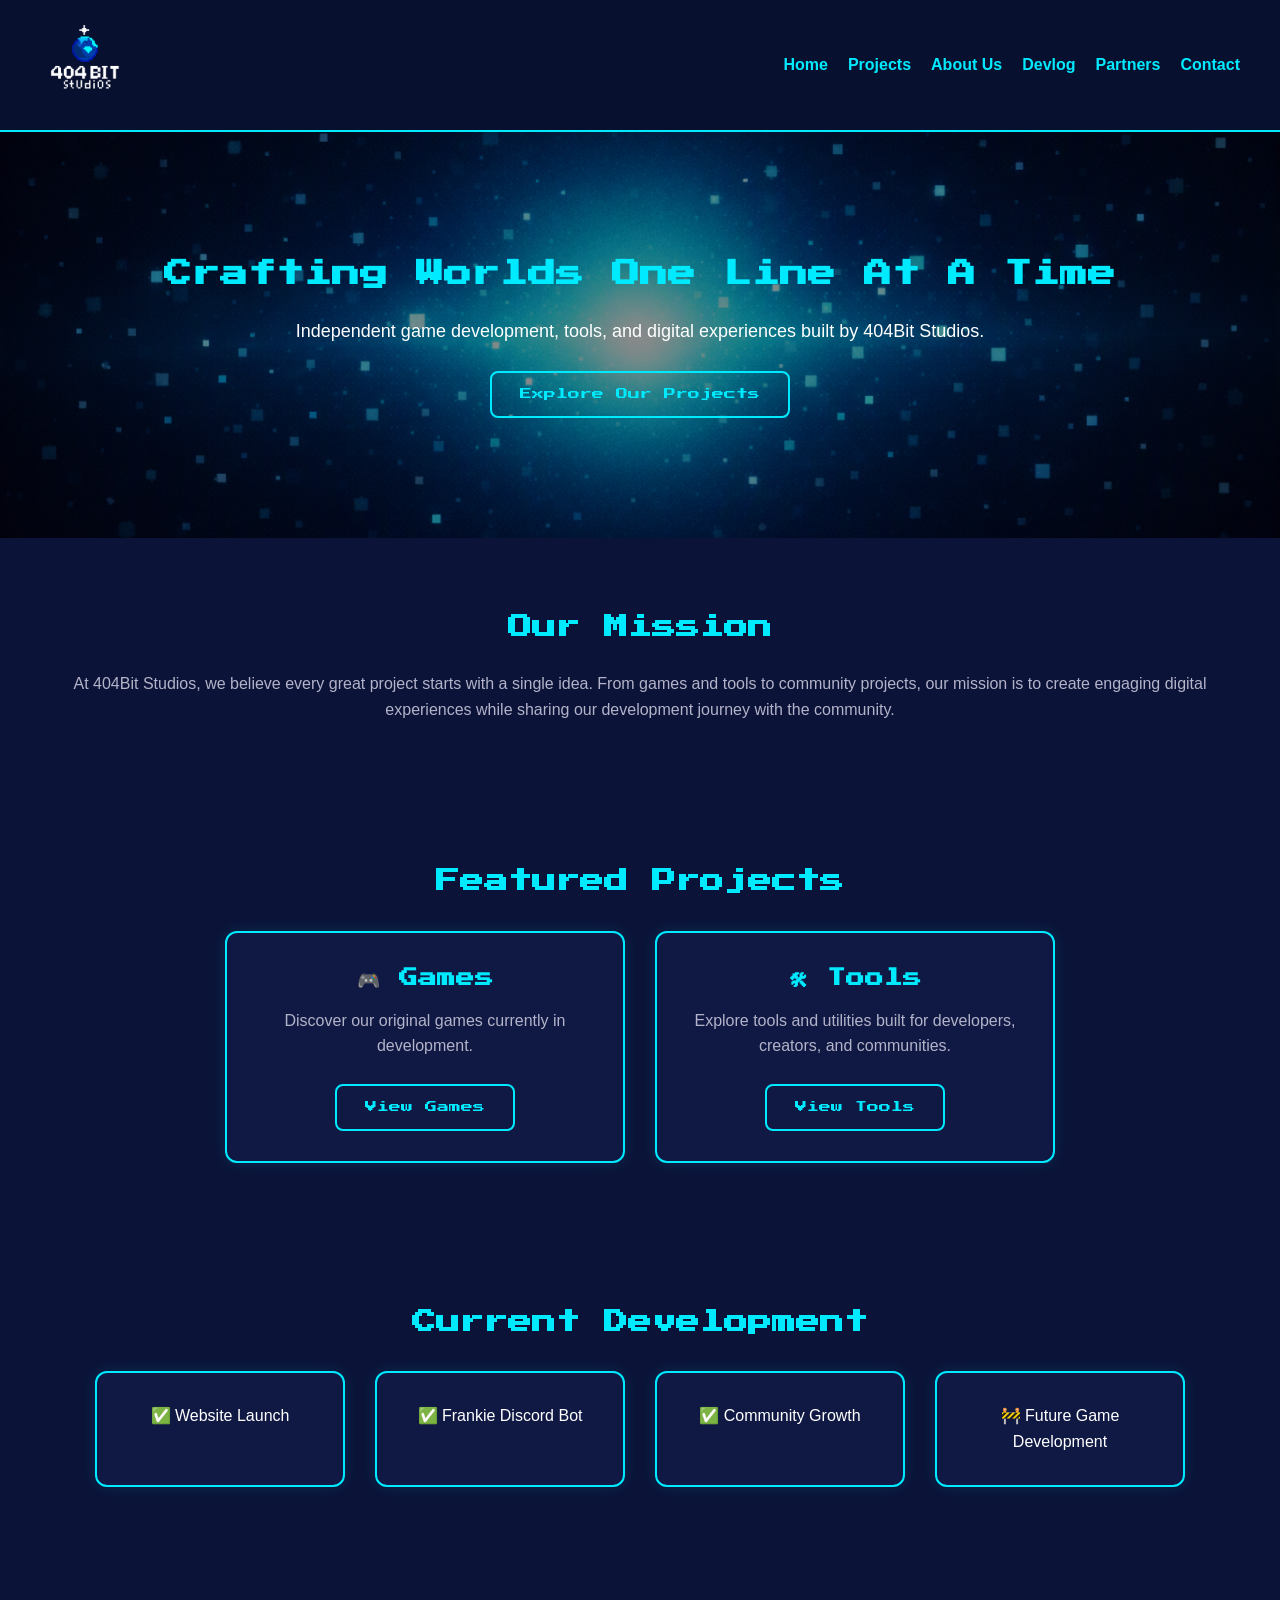
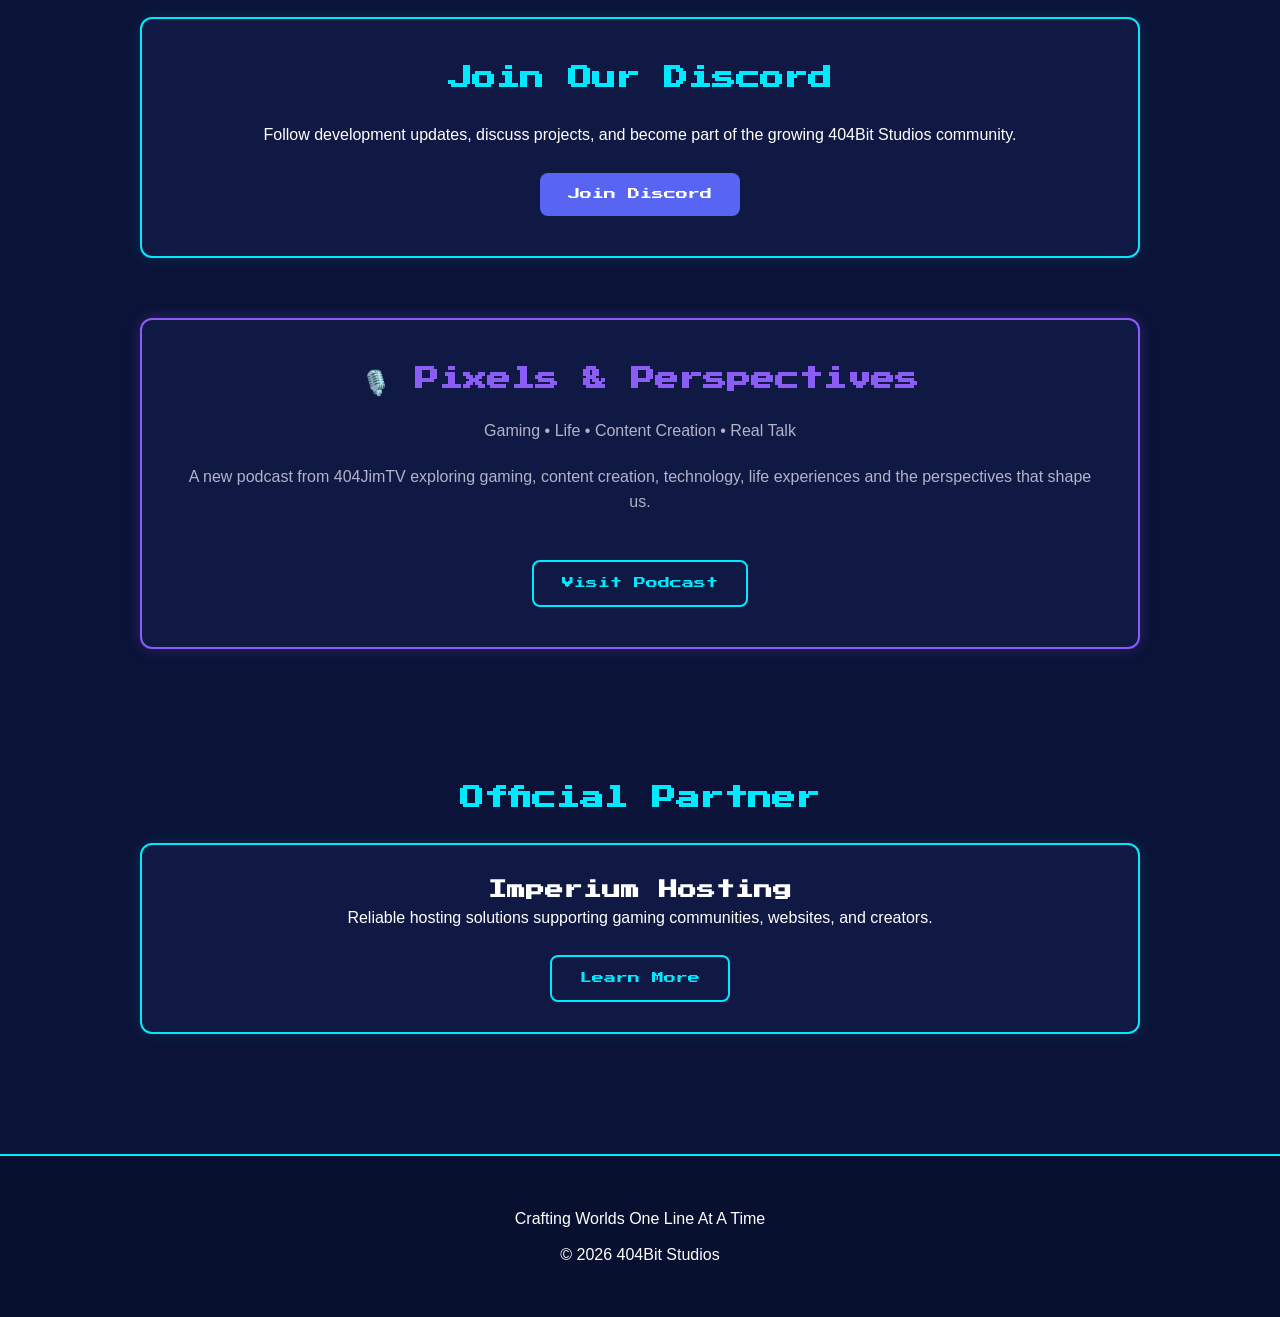
<file: index.html>
<!DOCTYPE html>
<html lang="en">

<head>
    <meta charset="UTF-8">
    <meta name="viewport" content="width=device-width, initial-scale=1.0">
    <title>404Bit Studios</title>

    <link rel="stylesheet" href="styles.css">
    <link href="https://fonts.googleapis.com/css2?family=Press+Start+2P&display=swap" rel="stylesheet">
    <link rel="icon" type="image/png" href="favicon.png">
</head>

<body>

    <!-- HEADER -->
    <header>
        <div class="logo">
            <img src="logo.png" alt="404Bit Studios Logo">
        </div>

        <nav>
            <a href="/">Home</a>
            <a href="projects.html">Projects</a>
            <a href="aboutus.html">About Us</a>
            <a href="devlog.html">Devlog</a>
            <a href="partners.html">Partners</a>
            <a href="contact.html">Contact</a>
        </nav>
    </header>

    <!-- HERO -->
    <section class="hero">
        <h1>Crafting Worlds One Line At A Time</h1>

        <p>
            Independent game development, tools, and digital experiences
            built by 404Bit Studios.
        </p>

        <a href="projects.html" class="btn">
            Explore Our Projects
        </a>
    </section>

    <!-- MISSION -->
    <section class="mission">
        <h2>Our Mission</h2>

        <p>
            At 404Bit Studios, we believe every great project starts with a
            single idea. From games and tools to community projects, our mission
            is to create engaging digital experiences while sharing our
            development journey with the community.
        </p>
    </section>

    <!-- FEATURED PROJECTS -->
    <section class="featured-projects">

        <h2>Featured Projects</h2>

        <div class="project-grid">

            <div class="project-card">
                <h3>🎮 Games</h3>

                <p>
                    Discover our original games currently in development.
                </p>

                <a href="projects.html" class="btn">
                    View Games
                </a>
            </div>

            <div class="project-card">
                <h3>🛠 Tools</h3>

                <p>
                    Explore tools and utilities built for developers,
                    creators, and communities.
                </p>

                <a href="projects.html" class="btn">
                    View Tools
                </a>
            </div>

        </div>

    </section>

    <!-- DEVELOPMENT STATUS -->
    <section class="status-section">

        <h2>Current Development</h2>

        <div class="status-grid">

            <div class="status-card">
                ✅ Website Launch
            </div>

            <div class="status-card">
                ✅ Frankie Discord Bot
            </div>

            <div class="status-card">
                ✅ Community Growth
            </div>

            <div class="status-card">
                🚧 Future Game Development
            </div>

        </div>

    </section>

    <!-- DISCORD -->
    <section class="discord-card">

        <div class="discord-info">

            <h2>Join Our Discord</h2>

            <p>
                Follow development updates, discuss projects, and become part of
                the growing 404Bit Studios community.
            </p>

            <a class="discord-btn"
               href="https://discord.gg/E3vYsnhHbB"
               target="_blank">
                Join Discord
            </a>

        </div>

    </section>
<section class="podcast-highlight">

    <h2>🎙️ Pixels & Perspectives</h2>

    <p>
        Gaming • Life • Content Creation • Real Talk
    </p>

    <p>
        A new podcast from 404JimTV exploring gaming,
        content creation, technology, life experiences
        and the perspectives that shape us.
    </p>

    <a href="/podcast/" class="btn">
        Visit Podcast
    </a>

</section>

</section>
    <!-- PARTNER -->
    <section class="partner-highlight">

        <h2>Official Partner</h2>

        <div class="partner-box">

            <h3>Imperium Hosting</h3>

            <p>
                Reliable hosting solutions supporting gaming communities,
                websites, and creators.
            </p>

            <a href="partners.html" class="btn">
                Learn More
            </a>

        </div>

    </section>

    <!-- FOOTER -->
    <footer>

        <p>Crafting Worlds One Line At A Time</p>
        <p>© 2026 404Bit Studios</p>

    </footer>

</body>
</html>
</file>
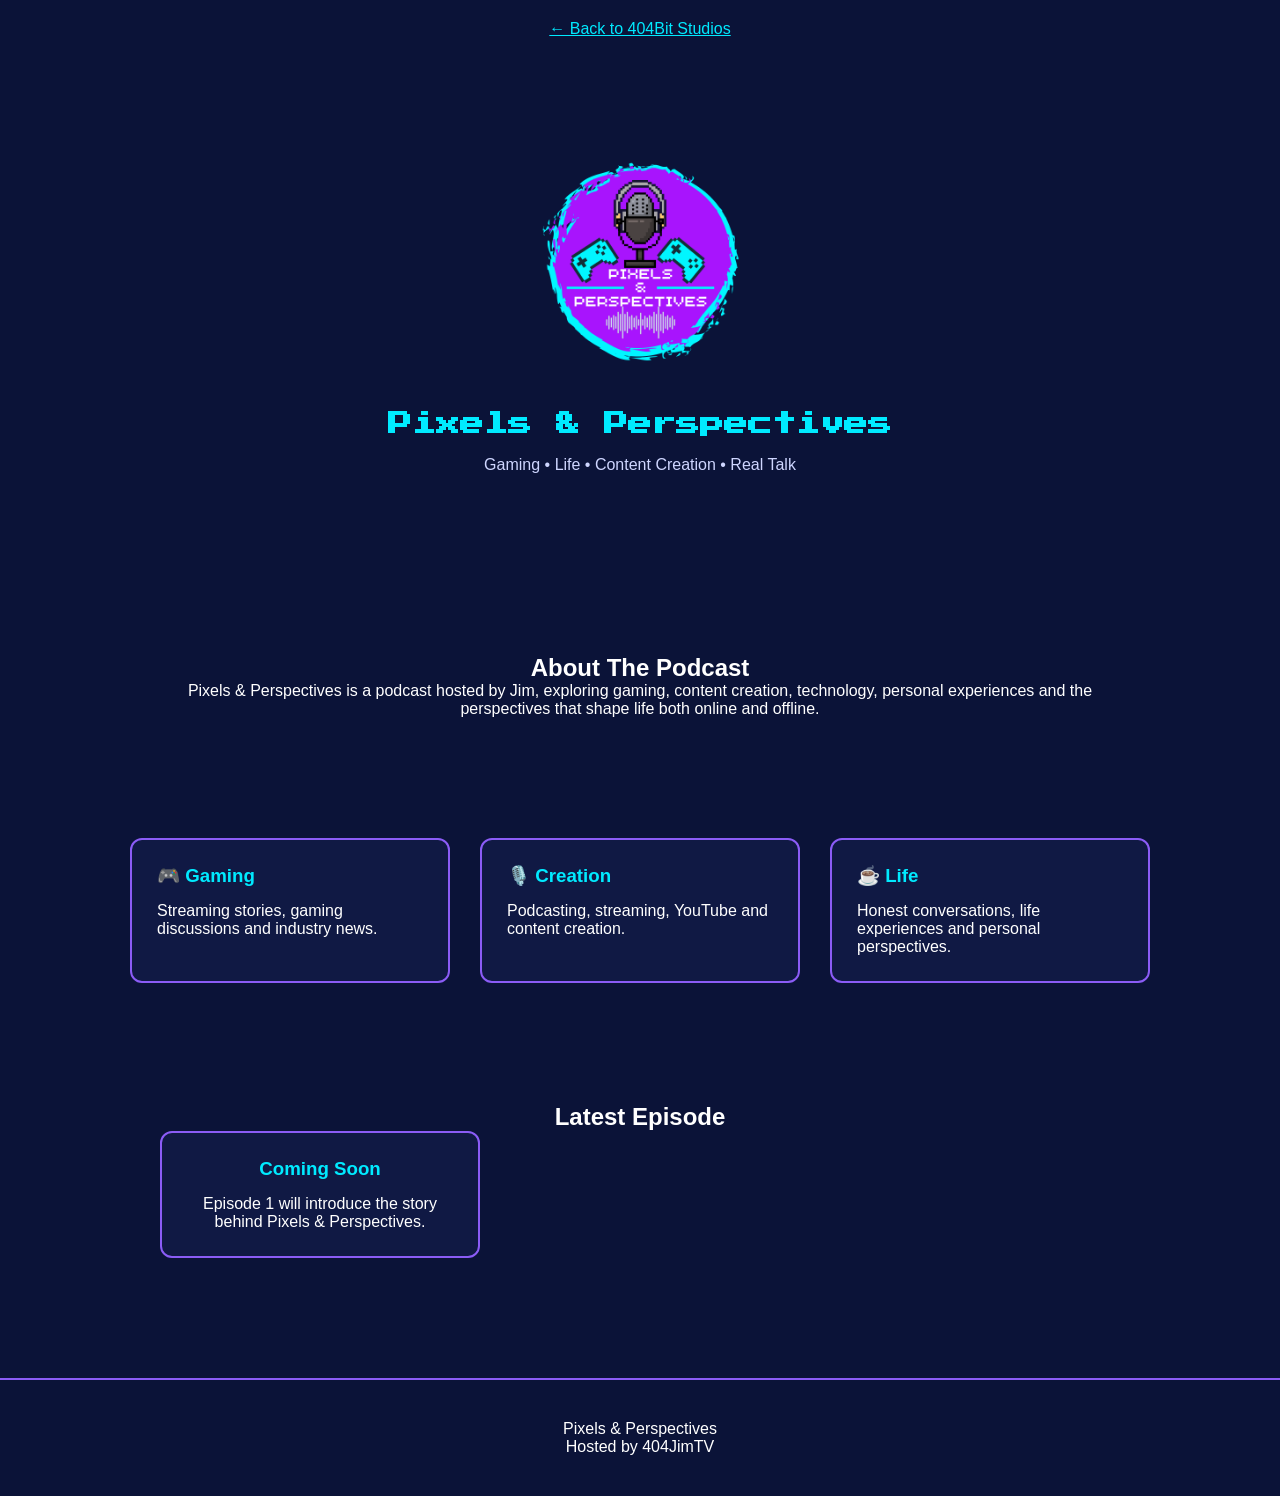
<file: podcast/index.html>
<!DOCTYPE html>
<html lang="en">
<head>
    <meta charset="UTF-8">
    <meta name="viewport" content="width=device-width, initial-scale=1.0">
    <title>Pixels & Perspectives</title>

    <link rel="stylesheet" href="podcast.css">

    <link href="https://fonts.googleapis.com/css2?family=Press+Start+2P&display=swap" rel="stylesheet">
</head>

<body>

    <header>
        <a href="/">← Back to 404Bit Studios</a>
    </header>

    <section class="hero">

        <img src="logo.png" alt="Pixels & Perspectives Logo">

        <h1>Pixels & Perspectives</h1>

        <p>
            Gaming • Life • Content Creation • Real Talk
        </p>

    </section>

    <section class="about">

        <h2>About The Podcast</h2>

        <p>
            Pixels & Perspectives is a podcast hosted by Jim,
            exploring gaming, content creation, technology,
            personal experiences and the perspectives that
            shape life both online and offline.
        </p>

    </section>

    <section class="topics">

        <div class="card">
            <h3>🎮 Gaming</h3>
            <p>
                Streaming stories, gaming discussions and industry news.
            </p>
        </div>

        <div class="card">
            <h3>🎙️ Creation</h3>
            <p>
                Podcasting, streaming, YouTube and content creation.
            </p>
        </div>

        <div class="card">
            <h3>☕ Life</h3>
            <p>
                Honest conversations, life experiences and personal perspectives.
            </p>
        </div>

    </section>

    <section class="episode">

        <h2>Latest Episode</h2>

        <div class="card">

            <h3>Coming Soon</h3>

            <p>
                Episode 1 will introduce the story behind
                Pixels & Perspectives.
            </p>

        </div>

    </section>

    <footer>

        <p>Pixels & Perspectives</p>

        <p>Hosted by 404JimTV</p>
</file>
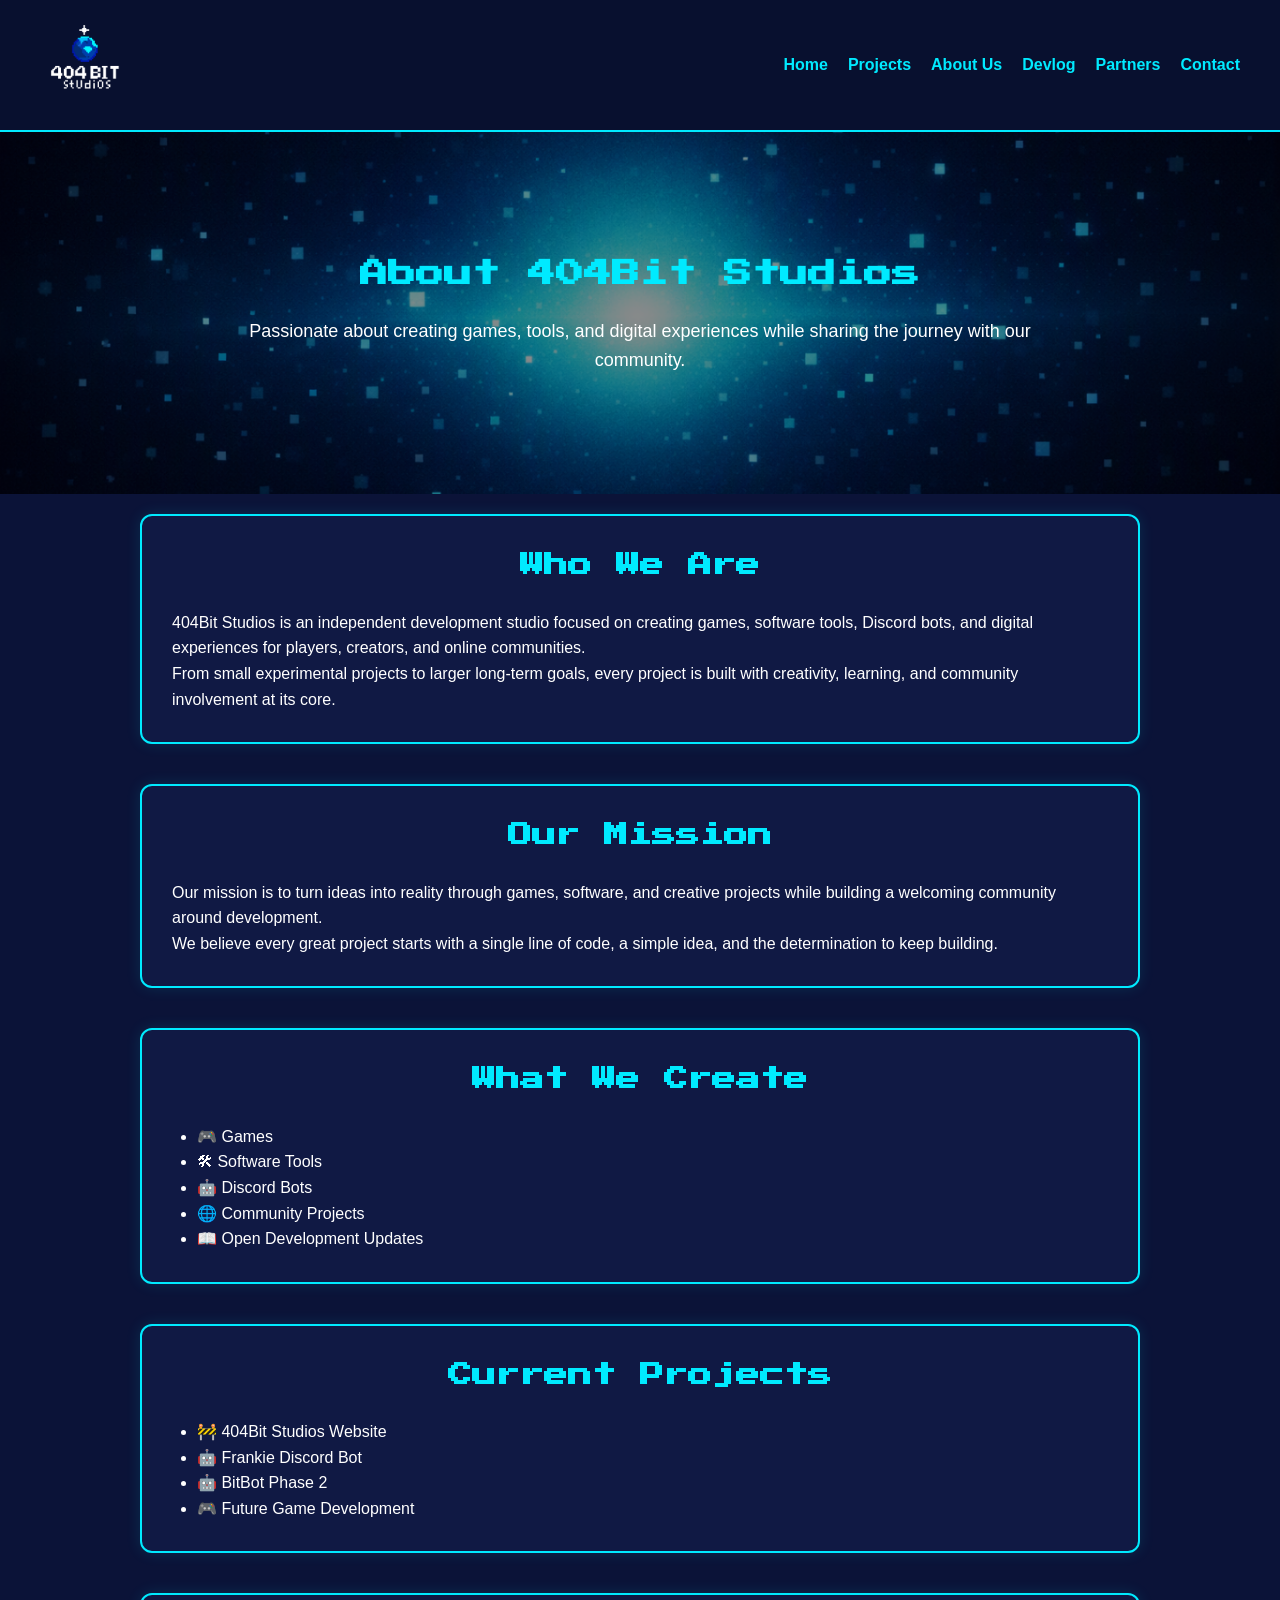
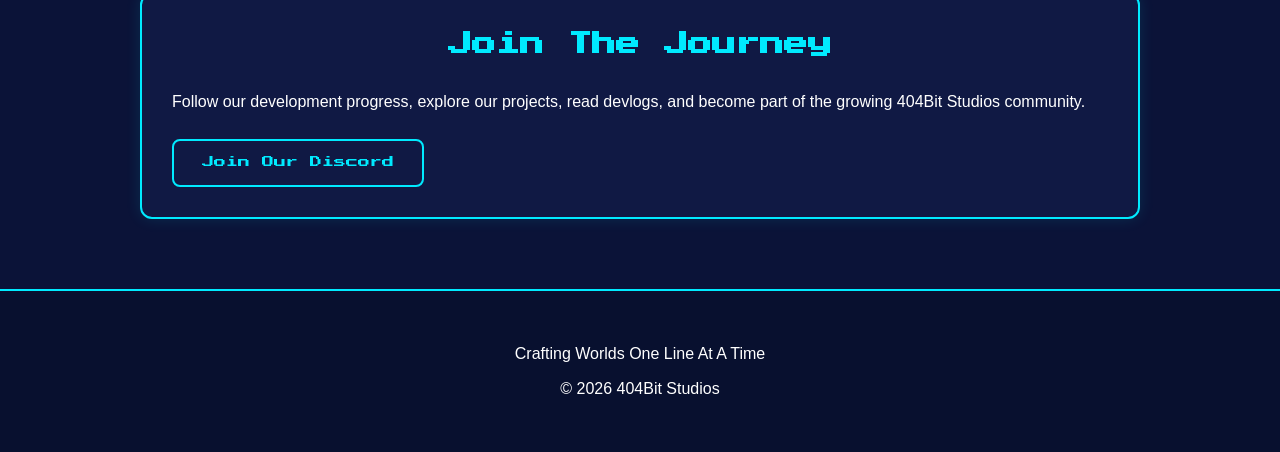
<file: aboutus.html>
<!DOCTYPE html>
<html lang="en">

<head>
    <meta charset="UTF-8">
    <meta name="viewport" content="width=device-width, initial-scale=1.0">
    <title>About Us | 404Bit Studios</title>

    <link rel="stylesheet" href="styles.css">
    <link href="https://fonts.googleapis.com/css2?family=Press+Start+2P&display=swap" rel="stylesheet">
    <link rel="icon" type="image/png" href="favicon.png">
</head>

<body>

    <!-- HEADER -->
    <header>
        <div class="logo">
            <img src="logo.png" alt="404Bit Studios Logo">
        </div>

       <nav>
            <a href="/">Home</a>
            <a href="projects.html">Projects</a>
            <a href="aboutus.html">About Us</a>
            <a href="devlog.html">Devlog</a>
            <a href="partners.html">Partners</a>
            <a href="contact.html">Contact</a>
        </nav>
    </header>

    <!-- HERO -->
    <section class="hero">
        <h1>About 404Bit Studios</h1>

        <p>
            Passionate about creating games, tools, and digital experiences
            while sharing the journey with our community.
        </p>
    </section>

    <!-- WHO WE ARE -->
    <section class="about-section">

        <div class="about-card">

            <h2>Who We Are</h2>

            <p>
                404Bit Studios is an independent development studio focused on
                creating games, software tools, Discord bots, and digital
                experiences for players, creators, and online communities.
            </p>

            <p>
                From small experimental projects to larger long-term goals,
                every project is built with creativity, learning, and community
                involvement at its core.
            </p>

        </div>

    </section>

    <!-- OUR MISSION -->
    <section class="about-section">

        <div class="about-card">

            <h2>Our Mission</h2>

            <p>
                Our mission is to turn ideas into reality through games,
                software, and creative projects while building a welcoming
                community around development.
            </p>

            <p>
                We believe every great project starts with a single line of
                code, a simple idea, and the determination to keep building.
            </p>

        </div>

    </section>

    <!-- WHAT WE CREATE -->
    <section class="about-section">

        <div class="about-card">

            <h2>What We Create</h2>

            <ul>
                <li>🎮 Games</li>
                <li>🛠 Software Tools</li>
                <li>🤖 Discord Bots</li>
                <li>🌐 Community Projects</li>
                <li>📖 Open Development Updates</li>
            </ul>

        </div>

    </section>

    <!-- CURRENT PROJECTS -->
    <section class="about-section">

        <div class="about-card">

            <h2>Current Projects</h2>

            <ul>
                <li>🚧 404Bit Studios Website</li>
                <li>🤖 Frankie Discord Bot</li>
                <li>🤖 BitBot Phase 2</li>
                <li>🎮 Future Game Development</li>
            </ul>

        </div>

    </section>

    <!-- COMMUNITY -->
    <section class="about-section">

        <div class="about-card">

            <h2>Join The Journey</h2>

            <p>
                Follow our development progress, explore our projects,
                read devlogs, and become part of the growing 404Bit Studios
                community.
            </p>

            <a href="https://discord.gg/PRMEaa5HGv"
               target="_blank"
               class="btn">
                Join Our Discord
            </a>

        </div>

    </section>

    <!-- FOOTER -->
    <footer>

        <p>Crafting Worlds One Line At A Time</p>

        <p>© 2026 404Bit Studios</p>

    </footer>

</body>

</html>
</file>
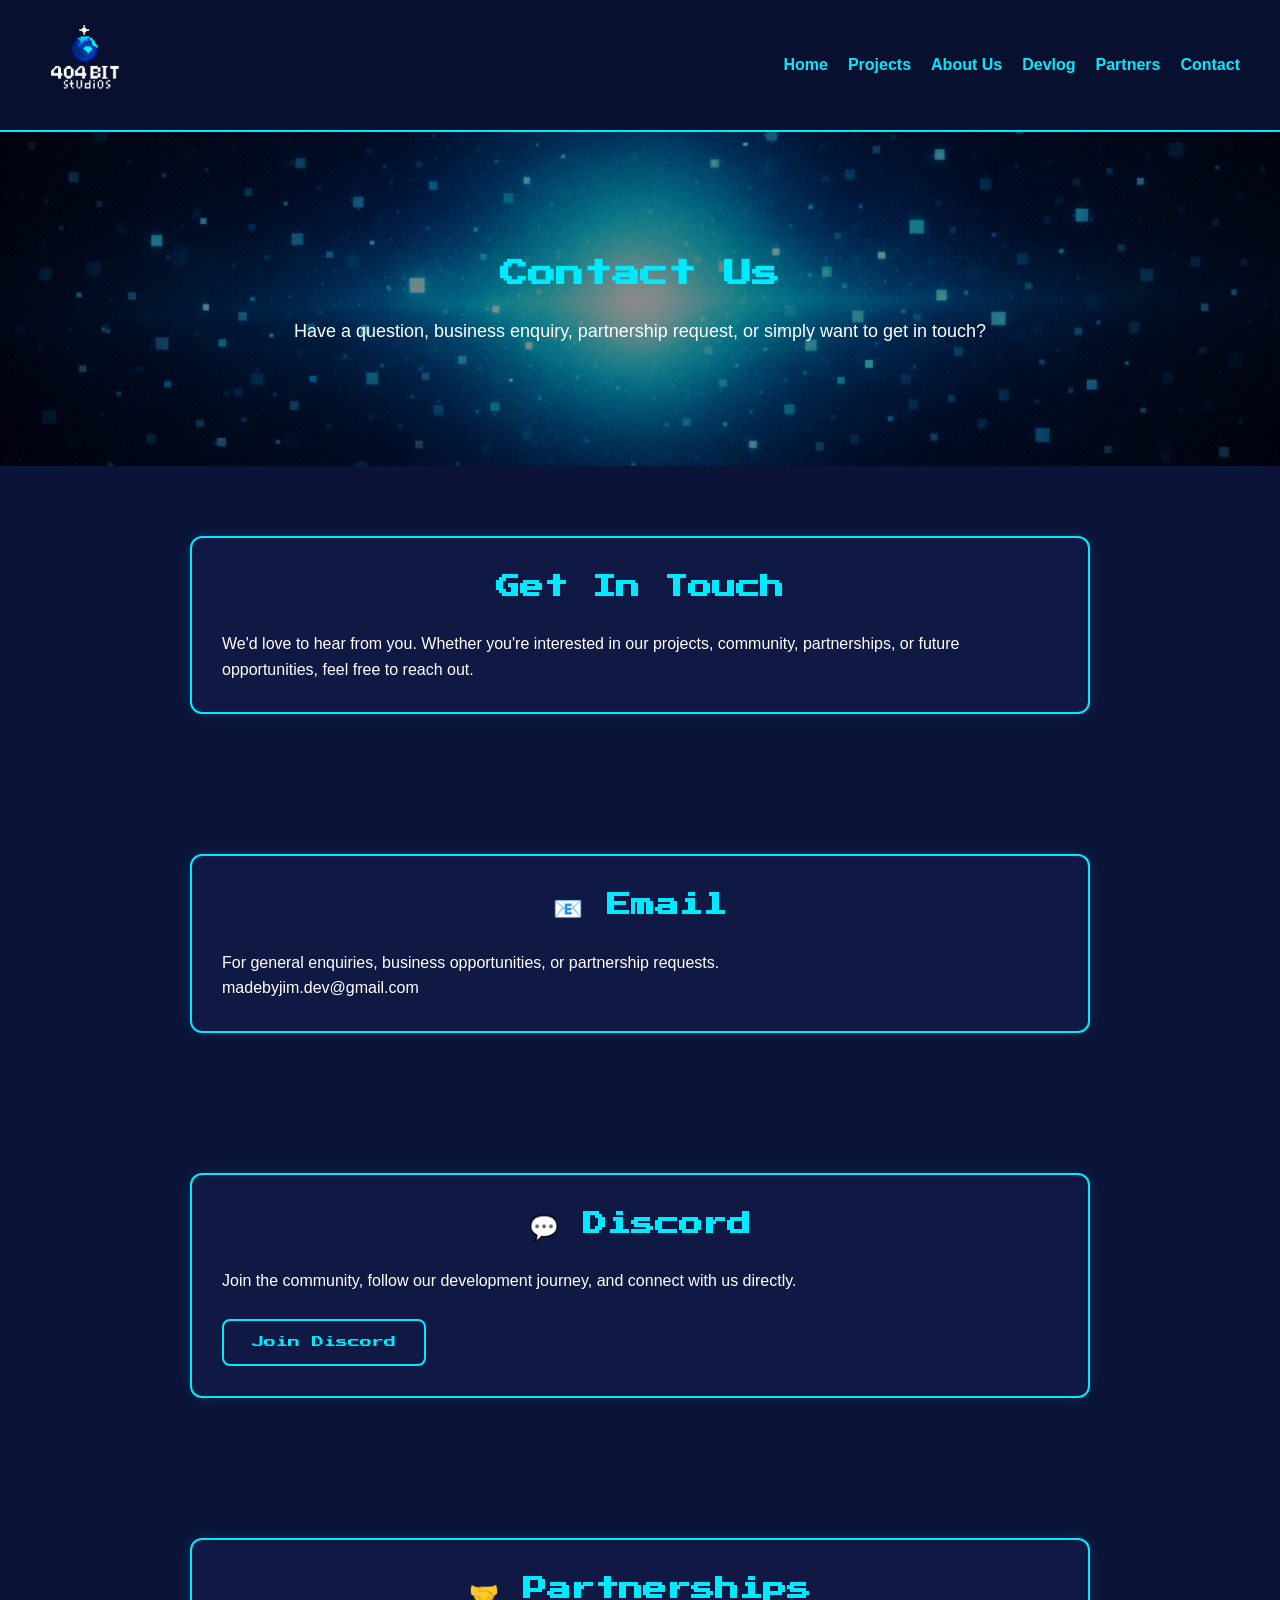
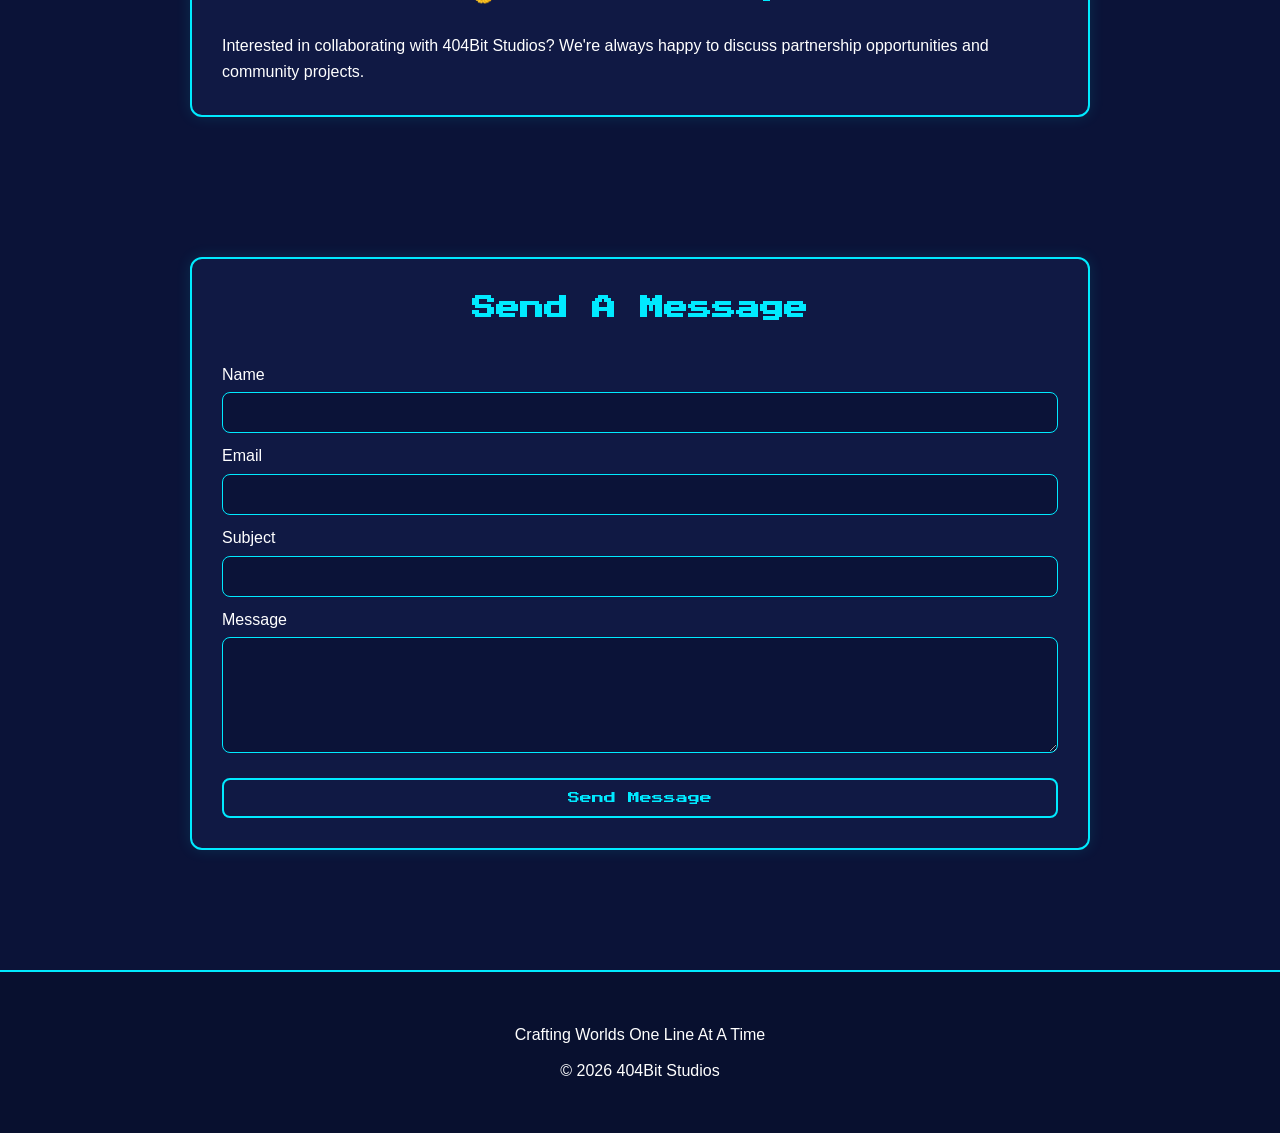
<file: contact.html>
<!DOCTYPE html>
<html lang="en">

<head>
    <meta charset="UTF-8">
    <meta name="viewport" content="width=device-width, initial-scale=1.0">
    <title>Contact | 404Bit Studios</title>

    <link rel="stylesheet" href="styles.css">
    <link href="https://fonts.googleapis.com/css2?family=Press+Start+2P&display=swap" rel="stylesheet">
    <link rel="icon" type="image/png" href="favicon.png">
</head>

<body>

    <!-- HEADER -->
    <header>
        <div class="logo">
            <img src="logo.png" alt="404Bit Studios Logo">
        </div>
        <nav>
            <a href="/">Home</a>
            <a href="projects.html">Projects</a>
            <a href="aboutus.html">About Us</a>
            <a href="devlog.html">Devlog</a>
            <a href="partners.html">Partners</a>
            <a href="contact.html">Contact</a>
        </nav>
    </header>

    <!-- HERO -->
    <section class="hero">

        <h1>Contact Us</h1>

        <p>
            Have a question, business enquiry, partnership request,
            or simply want to get in touch?
        </p>

    </section>

    <!-- CONTACT INTRO -->
    <section class="contact-section">

        <div class="contact-card">

            <h2>Get In Touch</h2>

            <p>
                We'd love to hear from you. Whether you're interested in our
                projects, community, partnerships, or future opportunities,
                feel free to reach out.
            </p>

        </div>

    </section>

    <!-- EMAIL -->
    <section class="contact-section">

        <div class="contact-card">

            <h2>📧 Email</h2>

            <p>
                For general enquiries, business opportunities,
                or partnership requests.
            </p>

            <p>
               madebyjim.dev@gmail.com
            </p>

        </div>

    </section>

    <!-- DISCORD -->
    <section class="contact-section">

        <div class="contact-card">

            <h2>💬 Discord</h2>

            <p>
                Join the community, follow our development journey,
                and connect with us directly.
            </p>

            <a href="https://discord.gg/PRMEaa5HGv"
               target="_blank"
               class="btn">
                Join Discord
            </a>

        </div>

    </section>

    <!-- PARTNERSHIPS -->
    <section class="contact-section">

        <div class="contact-card">

            <h2>🤝 Partnerships</h2>

            <p>
                Interested in collaborating with 404Bit Studios?
                We're always happy to discuss partnership opportunities
                and community projects.
            </p>

        </div>

    </section>

    <!-- CONTACT FORM -->
    <section class="contact-section">

        <div class="contact-card">

            <h2>Send A Message</h2>

            <form>

                <label for="name">Name</label>
                <input type="text" id="name" name="name" required>

                <label for="email">Email</label>
                <input type="email" id="email" name="email" required>

                <label for="subject">Subject</label>
                <input type="text" id="subject" name="subject">

                <label for="message">Message</label>
                <textarea id="message"
                          name="message"
                          rows="6"
                          required></textarea>

                <button type="submit" class="btn">
                    Send Message
                </button>

            </form>

        </div>

    </section>

    <!-- FOOTER -->
    <footer>

        <p>Crafting Worlds One Line At A Time</p>

        <p>© 2026 404Bit Studios</p>

    </footer>

</body>

</html>
</file>
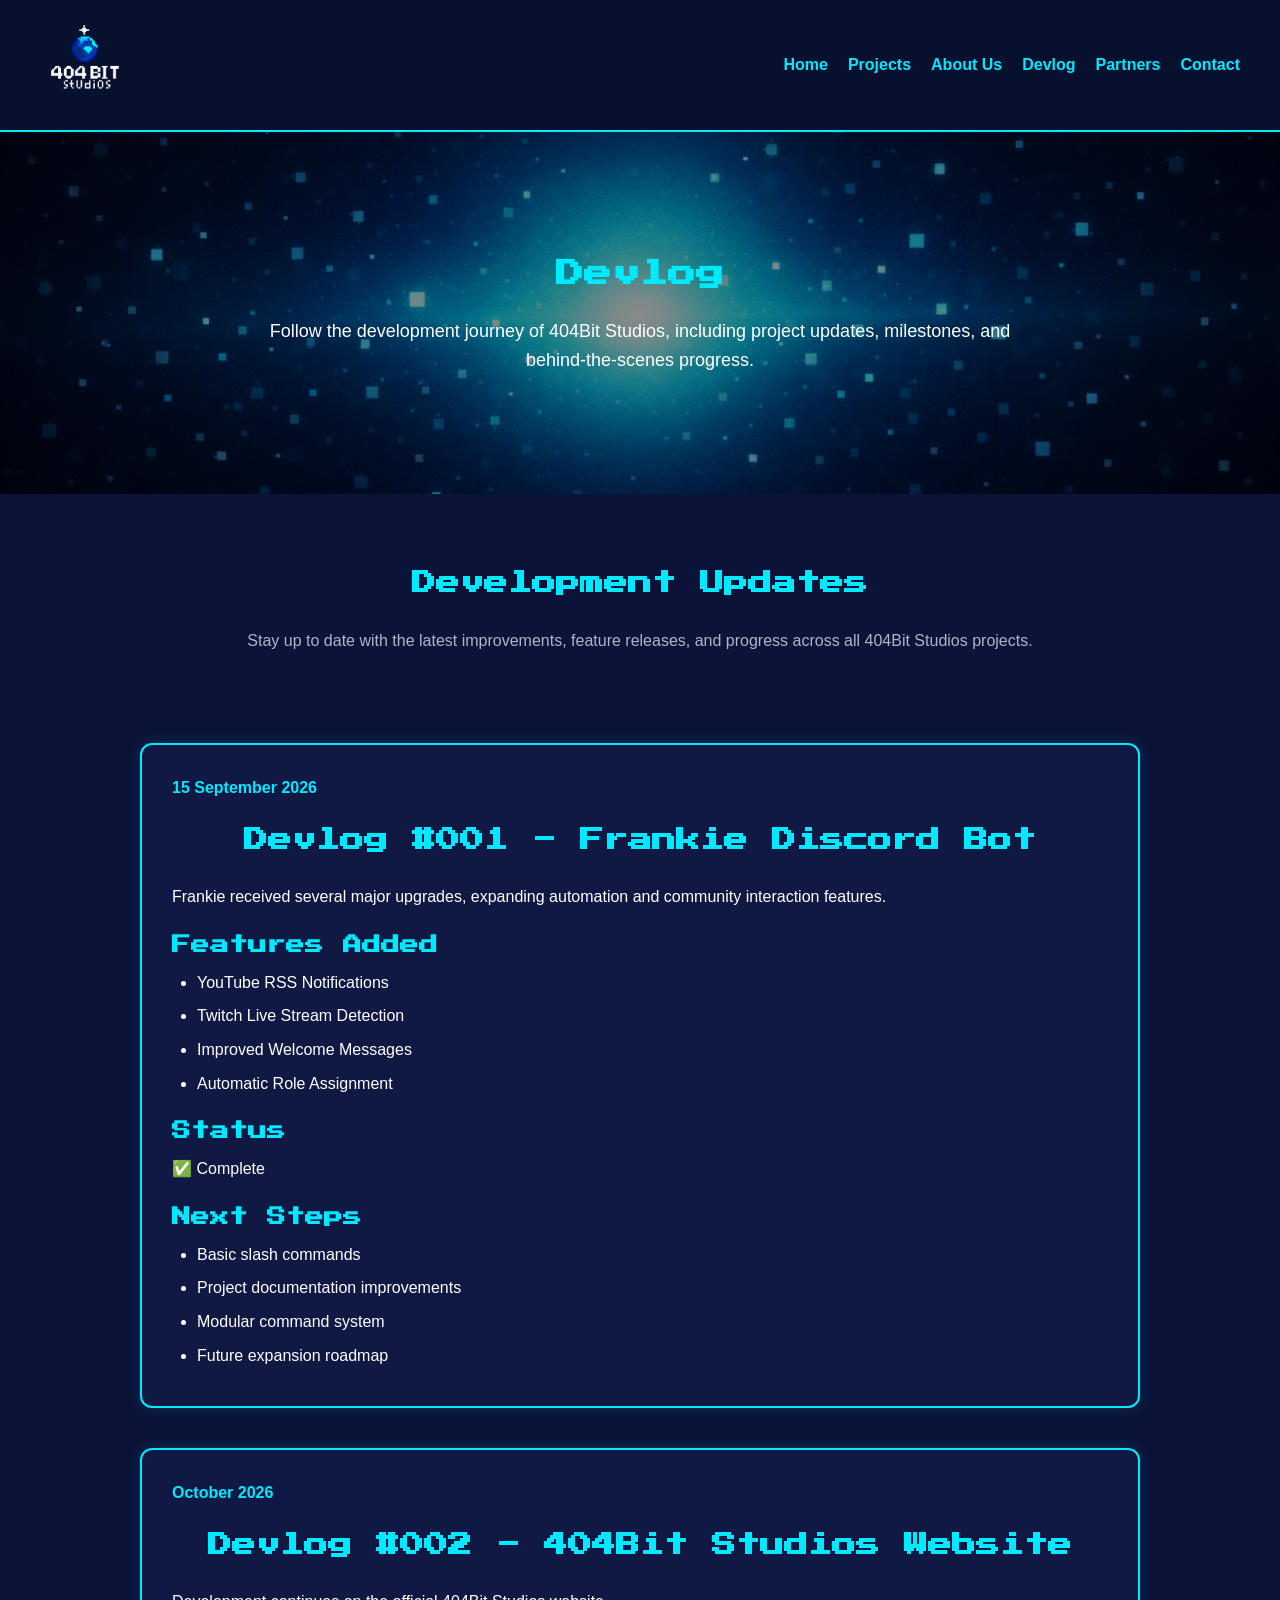
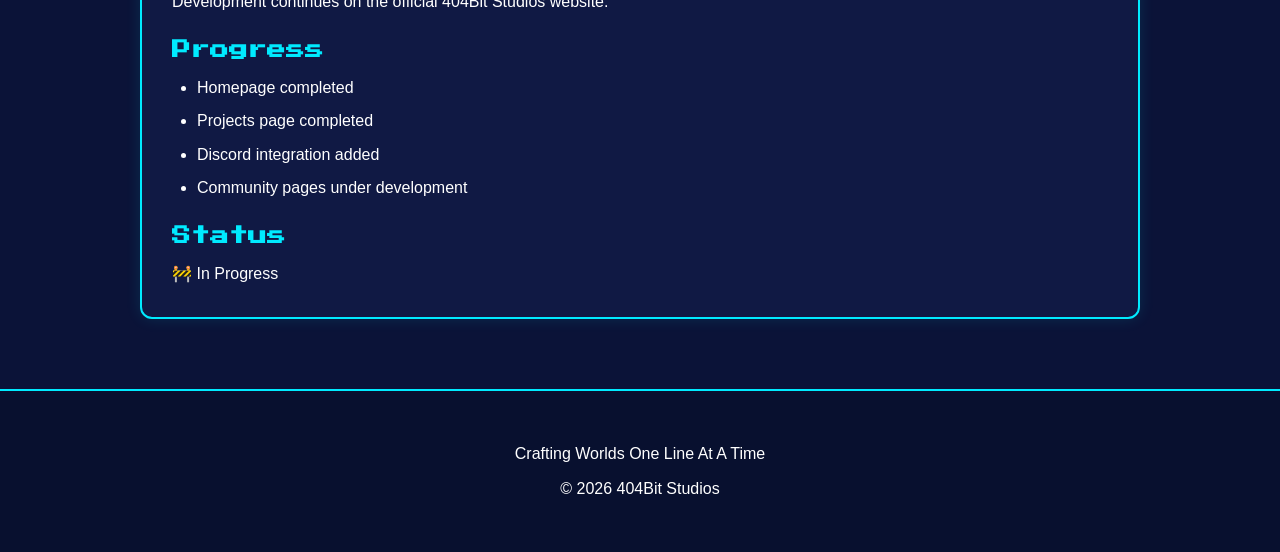
<file: devlog.html>
<!DOCTYPE html>
<html lang="en">

<head>
    <meta charset="UTF-8">
    <meta name="viewport" content="width=device-width, initial-scale=1.0">
    <title>Devlog | 404Bit Studios</title>

    <link rel="stylesheet" href="styles.css">
    <link href="https://fonts.googleapis.com/css2?family=Press+Start+2P&display=swap" rel="stylesheet">
    <link rel="icon" type="image/png" href="favicon.png">
</head>

<body>

    <!-- HEADER -->
    <header>
        <div class="logo">
            <img src="logo.png" alt="404Bit Studios Logo">
        </div>

        <nav>
            <a href="/">Home</a>
            <a href="projects.html">Projects</a>
            <a href="aboutus.html">About Us</a>
            <a href="devlog.html">Devlog</a>
            <a href="partners.html">Partners</a>
            <a href="contact.html">Contact</a>
        </nav>
    </header>

    <!-- HERO -->
    <section class="hero">
        <h1>Devlog</h1>

        <p>
            Follow the development journey of 404Bit Studios,
            including project updates, milestones, and behind-the-scenes progress.
        </p>
    </section>

    <!-- INTRO -->
    <section class="devlog-intro">

        <h2>Development Updates</h2>

        <p>
            Stay up to date with the latest improvements,
            feature releases, and progress across all 404Bit Studios projects.
        </p>

    </section>

    <!-- DEVLOG ENTRY 001 -->
    <section class="devlog-entry">

        <div class="devlog-card">

            <span class="devlog-date">
                15 September 2026
            </span>

            <h2>Devlog #001 - Frankie Discord Bot</h2>

            <p>
                Frankie received several major upgrades,
                expanding automation and community interaction features.
            </p>

            <h3>Features Added</h3>

            <ul>
                <li>YouTube RSS Notifications</li>
                <li>Twitch Live Stream Detection</li>
                <li>Improved Welcome Messages</li>
                <li>Automatic Role Assignment</li>
            </ul>

            <h3>Status</h3>

            <p>✅ Complete</p>

            <h3>Next Steps</h3>

            <ul>
                <li>Basic slash commands</li>
                <li>Project documentation improvements</li>
                <li>Modular command system</li>
                <li>Future expansion roadmap</li>
            </ul>

        </div>

    </section>

    <!-- DEVLOG ENTRY 002 -->
    <section class="devlog-entry">

        <div class="devlog-card">

            <span class="devlog-date">
                October 2026
            </span>

            <h2>Devlog #002 - 404Bit Studios Website</h2>

            <p>
                Development continues on the official
                404Bit Studios website.
            </p>

            <h3>Progress</h3>

            <ul>
                <li>Homepage completed</li>
                <li>Projects page completed</li>
                <li>Discord integration added</li>
                <li>Community pages under development</li>
            </ul>

            <h3>Status</h3>

            <p>🚧 In Progress</p>

        </div>

    </section>

    <!-- FOOTER -->
    <footer>

        <p>Crafting Worlds One Line At A Time</p>
        <p>© 2026 404Bit Studios</p>

    </footer>

</body>

</html>
</file>
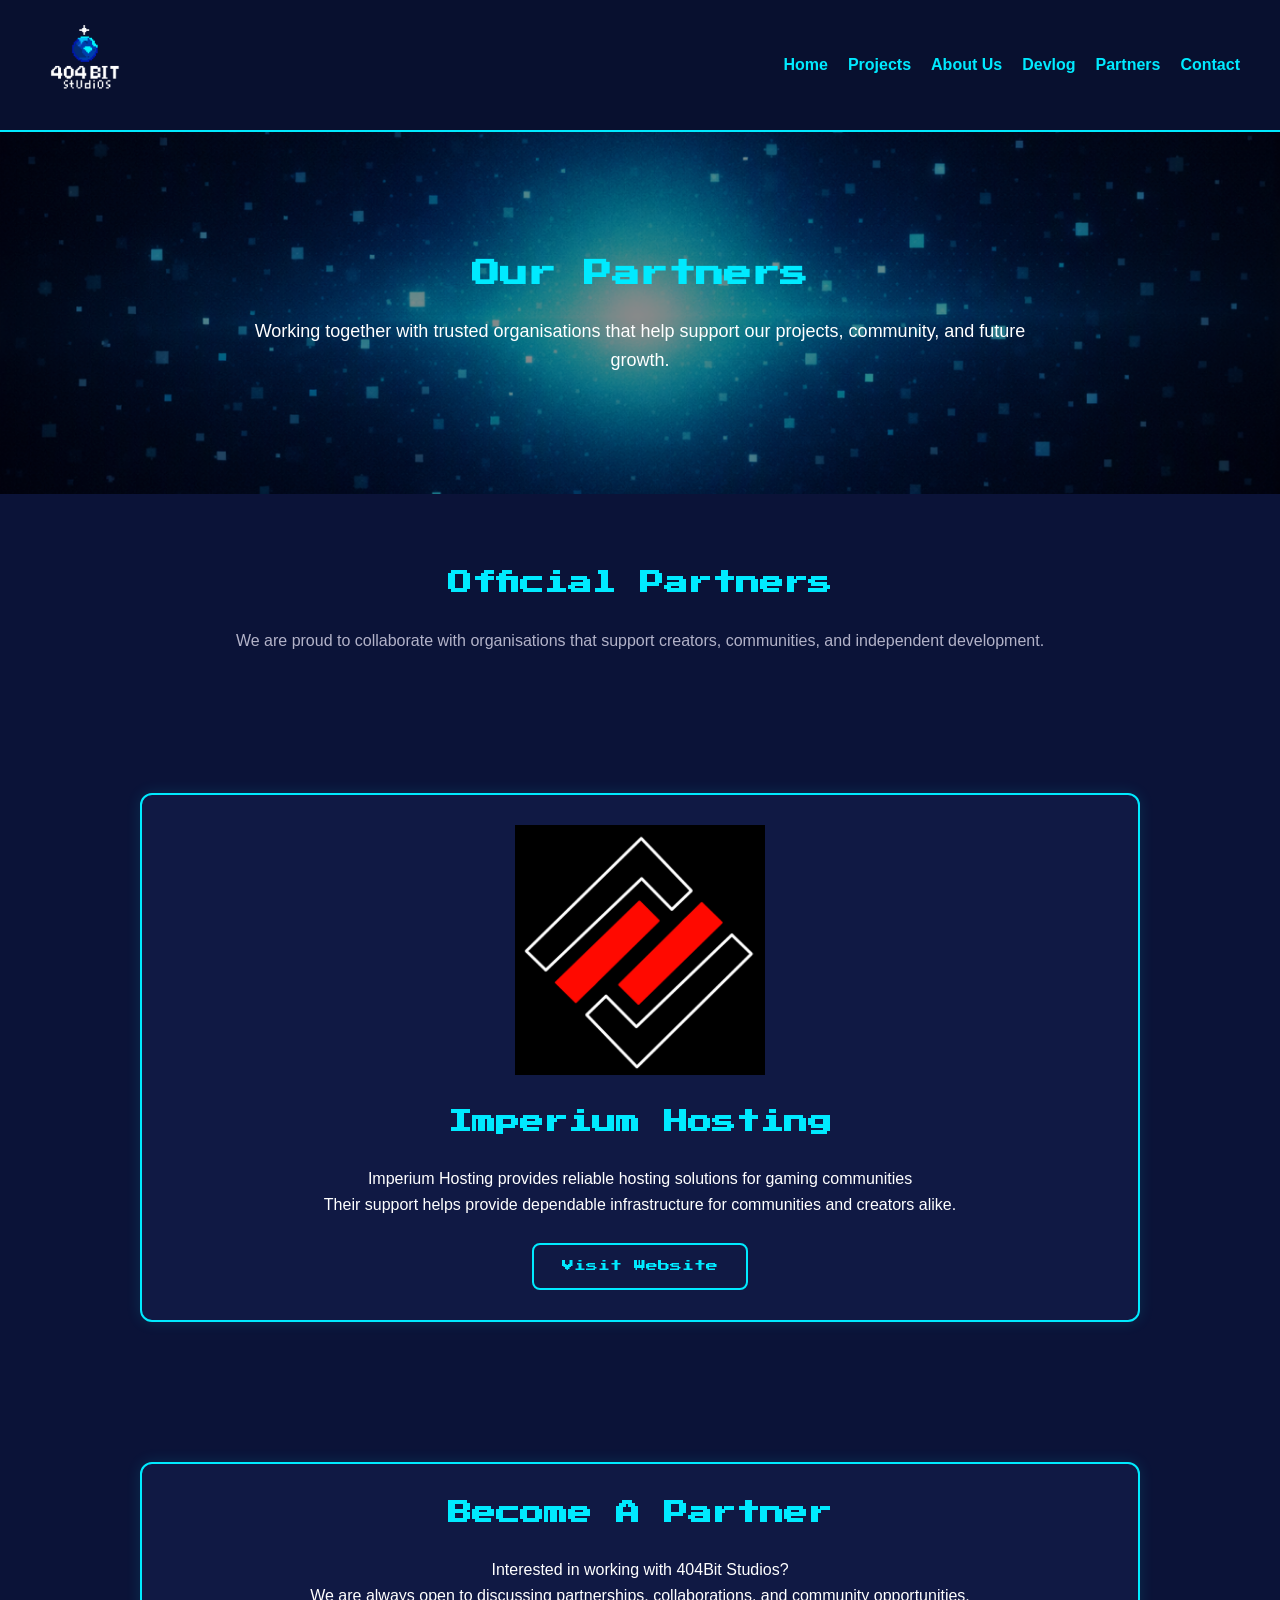
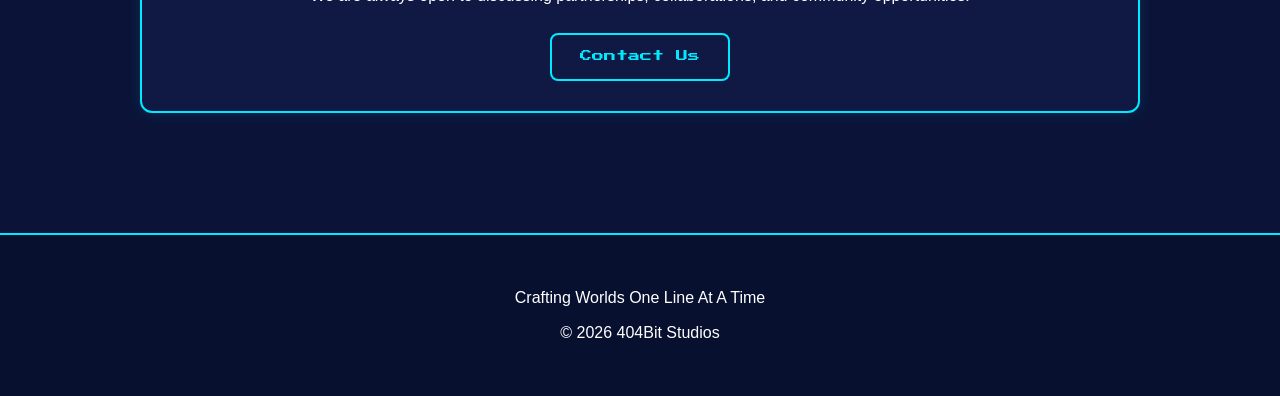
<file: partners.html>
<!DOCTYPE html>
<html lang="en">

<head>
    <meta charset="UTF-8">
    <meta name="viewport" content="width=device-width, initial-scale=1.0">
    <title>Partners | 404Bit Studios</title>

    <link rel="stylesheet" href="styles.css">
    <link href="https://fonts.googleapis.com/css2?family=Press+Start+2P&display=swap" rel="stylesheet">
    <link rel="icon" type="image/png" href="favicon.png">
</head>

<body>

    <!-- HEADER -->
    <header>
        <div class="logo">
            <img src="logo.png" alt="404Bit Studios Logo">
        </div>
        <nav>
            <a href="/">Home</a>
            <a href="projects.html">Projects</a>
            <a href="aboutus.html">About Us</a>
            <a href="devlog.html">Devlog</a>
            <a href="partners.html">Partners</a>
            <a href="contact.html">Contact</a>
        </nav>
    </header>

    <!-- HERO -->
    <section class="hero">
        <h1>Our Partners</h1>

        <p>
            Working together with trusted organisations that help
            support our projects, community, and future growth.
        </p>
    </section>

    <!-- PARTNER INTRO -->
    <section class="partners-intro">

        <h2>Official Partners</h2>

        <p>
            We are proud to collaborate with organisations that
            support creators, communities, and independent development.
        </p>

    </section>

    <!-- IMPERIUM HOSTING -->
    <section class="partner-entry">

        <div class="partner-card">

            <img src="imperium-logo.png"
                 alt="Imperium Hosting Logo">

            <h2>Imperium Hosting</h2>

            <p>
                Imperium Hosting provides reliable hosting solutions
                for gaming communities
            </p>

            <p>
                Their support helps provide dependable infrastructure
                for communities and creators alike.
            </p>

            <a href="https://www.imperiumhosting.net/aff.php?aff=9"
               target="_blank"
               class="btn">
                Visit Website
            </a>

        </div>

    </section>

    <!-- BECOME A PARTNER -->
    <section class="partner-entry">

        <div class="partner-card">

            <h2>Become A Partner</h2>

            <p>
                Interested in working with 404Bit Studios?
            </p>

            <p>
                We are always open to discussing partnerships,
                collaborations, and community opportunities.
            </p>

            <a href="contact.html" class="btn">
                Contact Us
            </a>

        </div>

    </section>

    <!-- FOOTER -->
    <footer>

        <p>Crafting Worlds One Line At A Time</p>
        <p>© 2026 404Bit Studios</p>

    </footer>

</body>

</html>
</file>
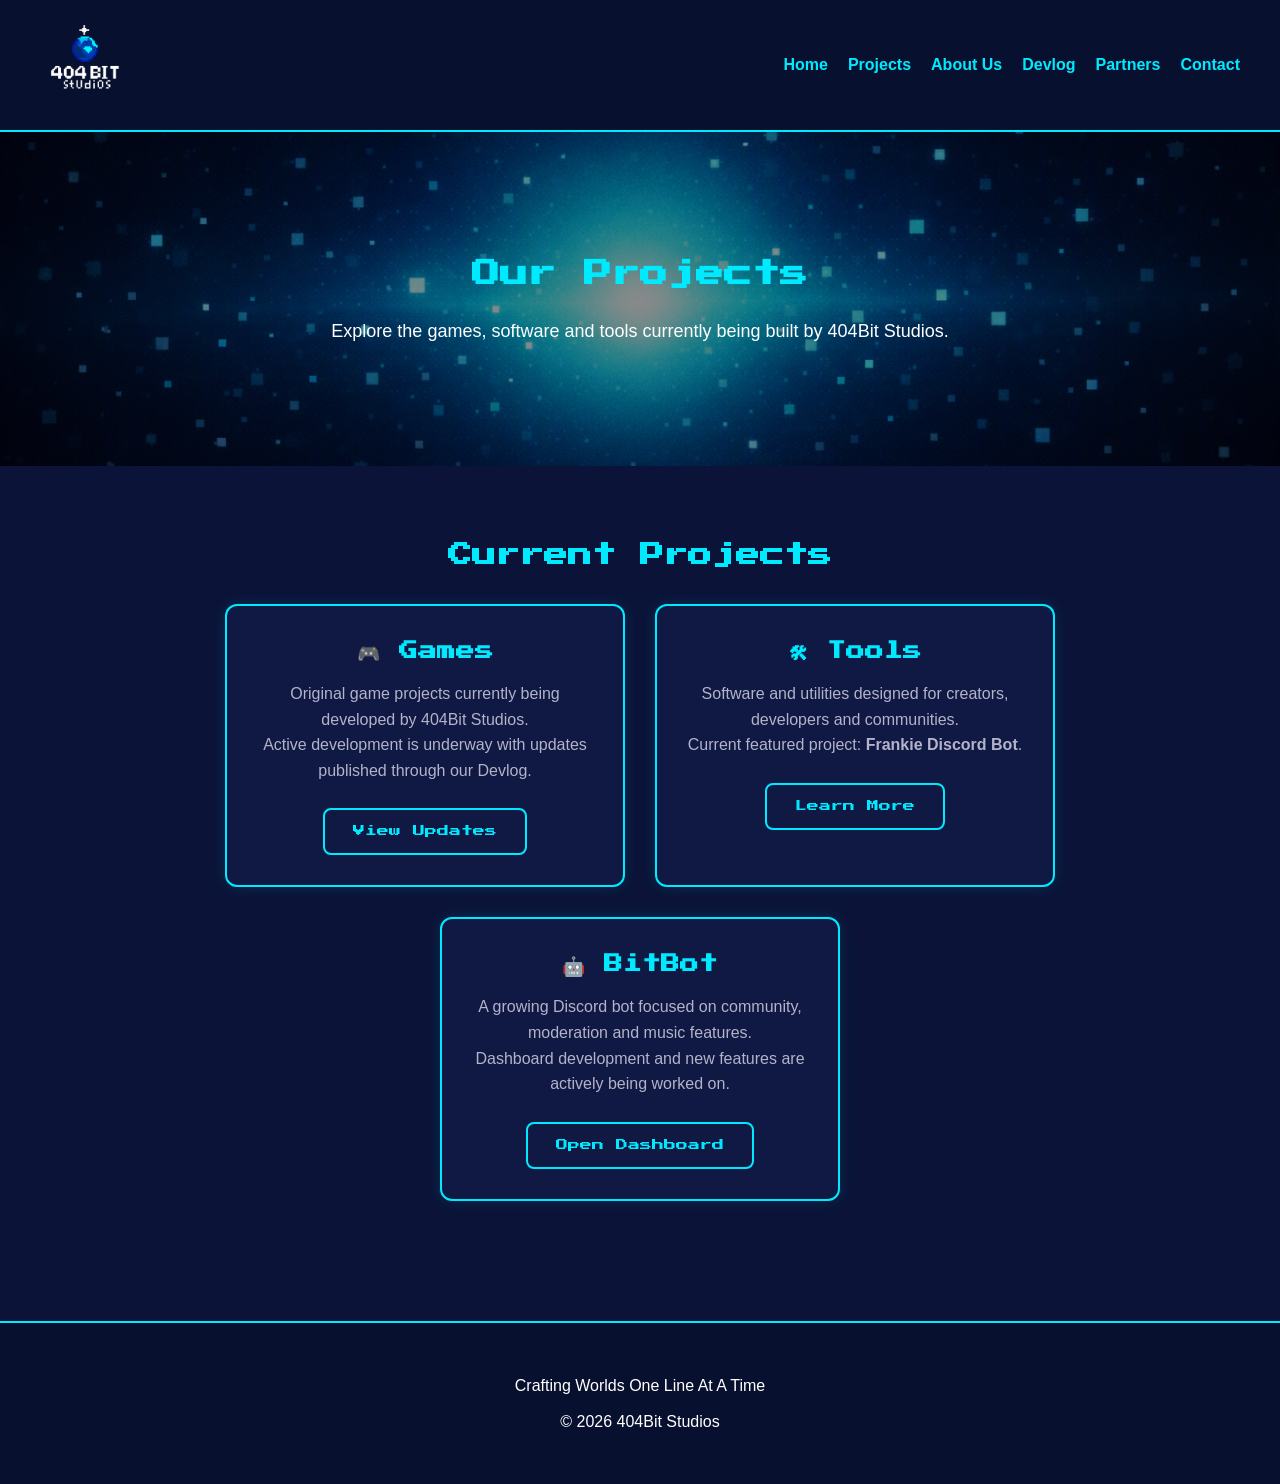
<file: projects.html>
<!DOCTYPE html>
<html lang="en">

<head>
    <meta charset="UTF-8">
    <meta name="viewport" content="width=device-width, initial-scale=1.0">
    <title>Projects | 404Bit Studios</title>

    <link rel="stylesheet" href="styles.css">
    <link href="https://fonts.googleapis.com/css2?family=Press+Start+2P&display=swap" rel="stylesheet">
    <link rel="icon" type="image/png" href="favicon.png">
</head>

<body>

    <header>
        <div class="logo">
            <img src="logo.png" alt="404Bit Studios Logo">
        </div>
        <nav>
            <a href="/">Home</a>
            <a href="projects.html">Projects</a>
            <a href="aboutus.html">About Us</a>
            <a href="devlog.html">Devlog</a>
            <a href="partners.html">Partners</a>
            <a href="contact.html">Contact</a>
        </nav>
    </header>

    <section class="hero">
        <h1>Our Projects</h1>

        <p>
            Explore the games, software and tools currently being built by
            404Bit Studios.
        </p>
    </section>

    <section class="featured-projects">

        <h2>Current Projects</h2>

        <div class="project-grid">

            <div class="project-card">

                <h3>🎮 Games</h3>

                <p>
                    Original game projects currently being developed by
                    404Bit Studios.
                </p>

                <p>
                    Active development is underway with updates published
                    through our Devlog.
                </p>

                <a href="devlog.html" class="btn">
                    View Updates
                </a>

            </div>

            <div class="project-card">

                <h3>🛠 Tools</h3>

                <p>
                    Software and utilities designed for creators,
                    developers and communities.
                </p>

                <p>
                    Current featured project:
                    <strong>Frankie Discord Bot</strong>.
                </p>

                <a href="devlog.html" class="btn">
                    Learn More
                </a>

            </div>

            <div class="project-card">

                <h3>🤖 BitBot</h3>

                <p>
                    A growing Discord bot focused on community,
                    moderation and music features.
                </p>

                <p>
                    Dashboard development and new features are actively
                    being worked on.
                </p>

                <a href="../dashboard/" class="btn">
                    Open Dashboard
                </a>

            </div>

        </div>

    </section>

    <footer>

        <p>Crafting Worlds One Line At A Time</p>

        <p>© 2026 404Bit Studios</p>

    </footer>

</body>

</html>
</file>
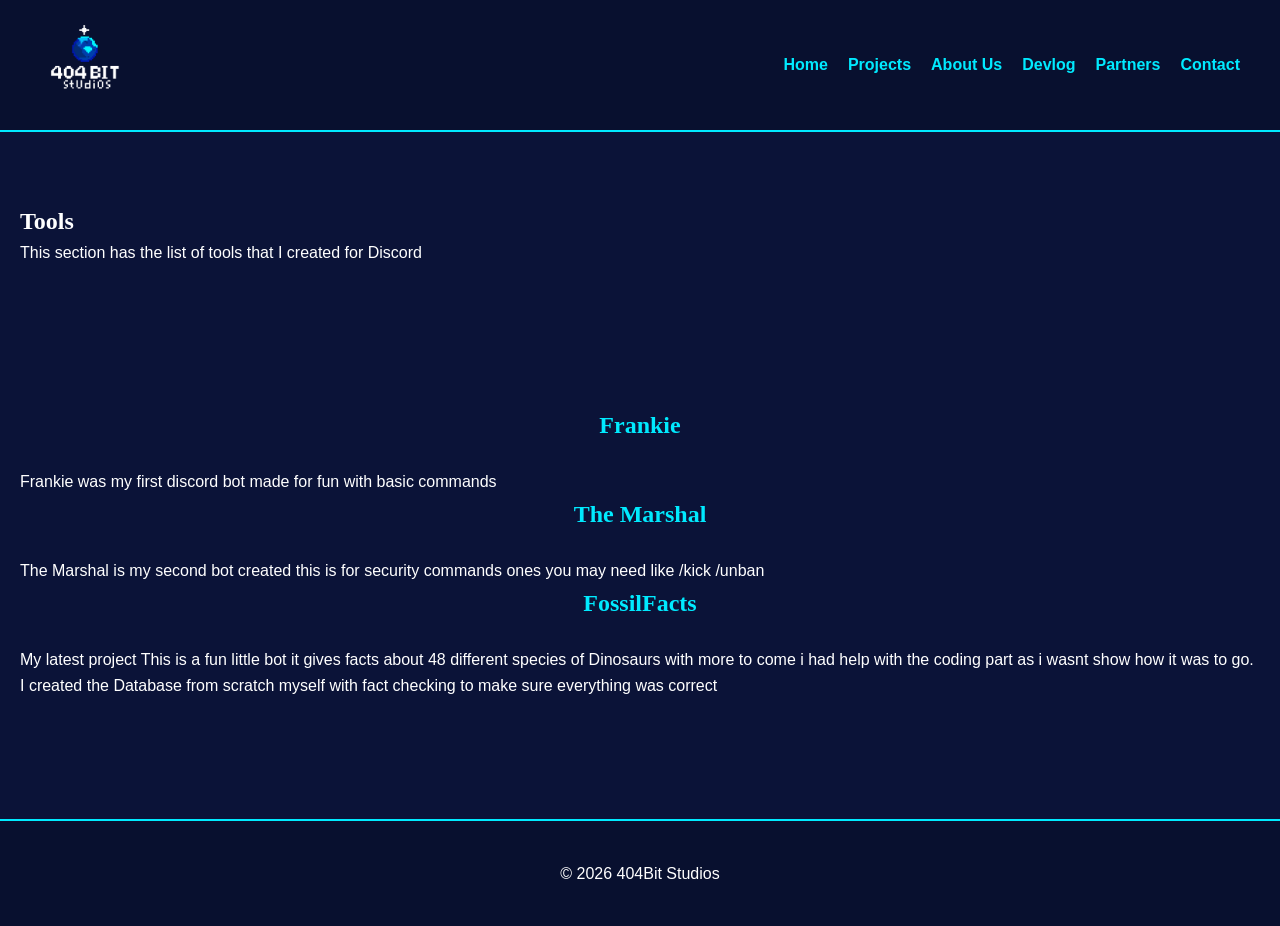
<file: tools.html>
﻿<!DOCTYPE html>
<html lang="en">
<head>
    <meta charset="UTF-8" />
    <meta name="viewport" content="width=device-width, initial-scale=1.0" />
    <title>404Bit Studios - Tools </title>
    <link rel="stylesheet" href="styles.css"/>
    <link rel="icon" type="image/png" href="favicon.png"/>
</head>

<body>
    <header>
        <div class="logo">
            <img src="logo.png" alt="404Bit Studios Logo" />
        </div>
        <nav>
            <a href="/">Home</a>
            <a href="projects.html">Projects</a>
            <a href="aboutus.html">About Us</a>
            <a href="devlog.html">Devlog</a>
            <a href="partners.html">Partners</a>
            <a href="contact.html">Contact</a>
        </nav>
    </header>
    <section class="tools-hero">
        <h1>Tools</h1>
        <p>This section has the list of tools that I created for Discord</p>
    </section>
    <section class="tools-list">

        <div class="tools-card">
            <h2>Frankie</h2>
            <p> Frankie was my first discord bot made for fun with basic commands</p>
        </div>
        <div class="tools-card">
            <h2>The Marshal</h2>
            <p> The Marshal is my second bot created this is for security commands ones you may need like /kick /unban</p>
        </div>
        <div class="tools-card">
            <h2>FossilFacts</h2>
            <p> My latest project This is a fun little bot it gives facts about 48 different species of Dinosaurs
            with more to come i had help with the coding part as i wasnt show how it was to go. I created the Database from scratch myself
            with fact checking to make sure everything was correct</p>
        </div>
    </section>
    <footer>
        © 2026 404Bit Studios
    </footer>



</body>
</html>
</file>
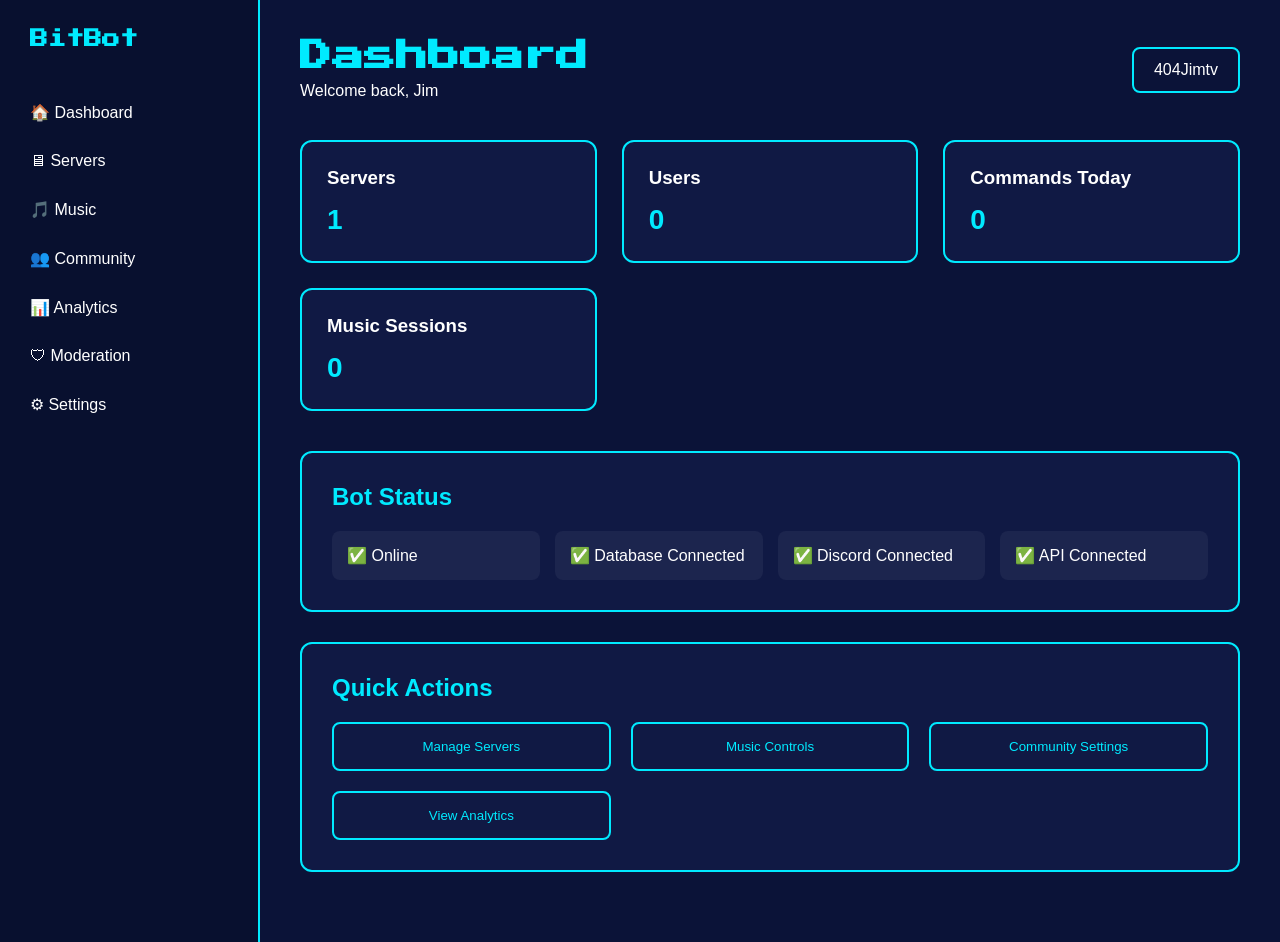
<file: dashboard/dashboard.html>
<!DOCTYPE html>
<html lang="en">

<head>
    <meta charset="UTF-8">
    <meta name="viewport" content="width=device-width, initial-scale=1.0">
    <title>BitBot Dashboard</title>

    <link href="https://fonts.googleapis.com/css2?family=Press+Start+2P&display=swap" rel="stylesheet">
    <link rel="stylesheet" href="dashboard.css">
</head>

<body>

    <!-- SIDEBAR -->
    <aside class="sidebar">

        <h2>BitBot</h2>

        <nav>
            <a href="#">🏠 Dashboard</a>
            <a href="#">🖥 Servers</a>
            <a href="music.html">🎵 Music</a>
            <a href="#">👥 Community</a>
            <a href="#">📊 Analytics</a>
            <a href="#">🛡 Moderation</a>
            <a href="#">⚙ Settings</a>
        </nav>

    </aside>

    <!-- MAIN CONTENT -->
    <main class="main-content">

        <header class="topbar">

            <div>
                <h1>Dashboard</h1>
                <p>Welcome back, Jim</p>
            </div>

            <div class="user-box">
                404Jimtv
            </div>

        </header>

        <!-- QUICK STATS -->

        <section class="stats-grid">

            <div class="stat-card">
                <h3>Servers</h3>
                <p>1</p>
            </div>

            <div class="stat-card">
                <h3>Users</h3>
                <p>0</p>
            </div>

            <div class="stat-card">
                <h3>Commands Today</h3>
                <p>0</p>
            </div>

            <div class="stat-card">
                <h3>Music Sessions</h3>
                <p>0</p>
            </div>

        </section>

        <!-- STATUS -->

        <section class="panel">

            <h2>Bot Status</h2>

            <div class="status-grid">

                <div class="status online">
                    ✅ Online
                </div>

                <div class="status online">
                    ✅ Database Connected
                </div>

                <div class="status online">
                    ✅ Discord Connected
                </div>

                <div class="status online">
                    ✅ API Connected
                </div>

            </div>

        </section>

        <!-- QUICK ACTIONS -->

        <section class="panel">

            <h2>Quick Actions</h2>

            <div class="action-grid">

                <button>Manage Servers</button>
                <button>Music Controls</button>
                <button>Community Settings</button>
                <button>View Analytics</button>

            </div>

        </section>

    </main>

</body>

</html>
</file>
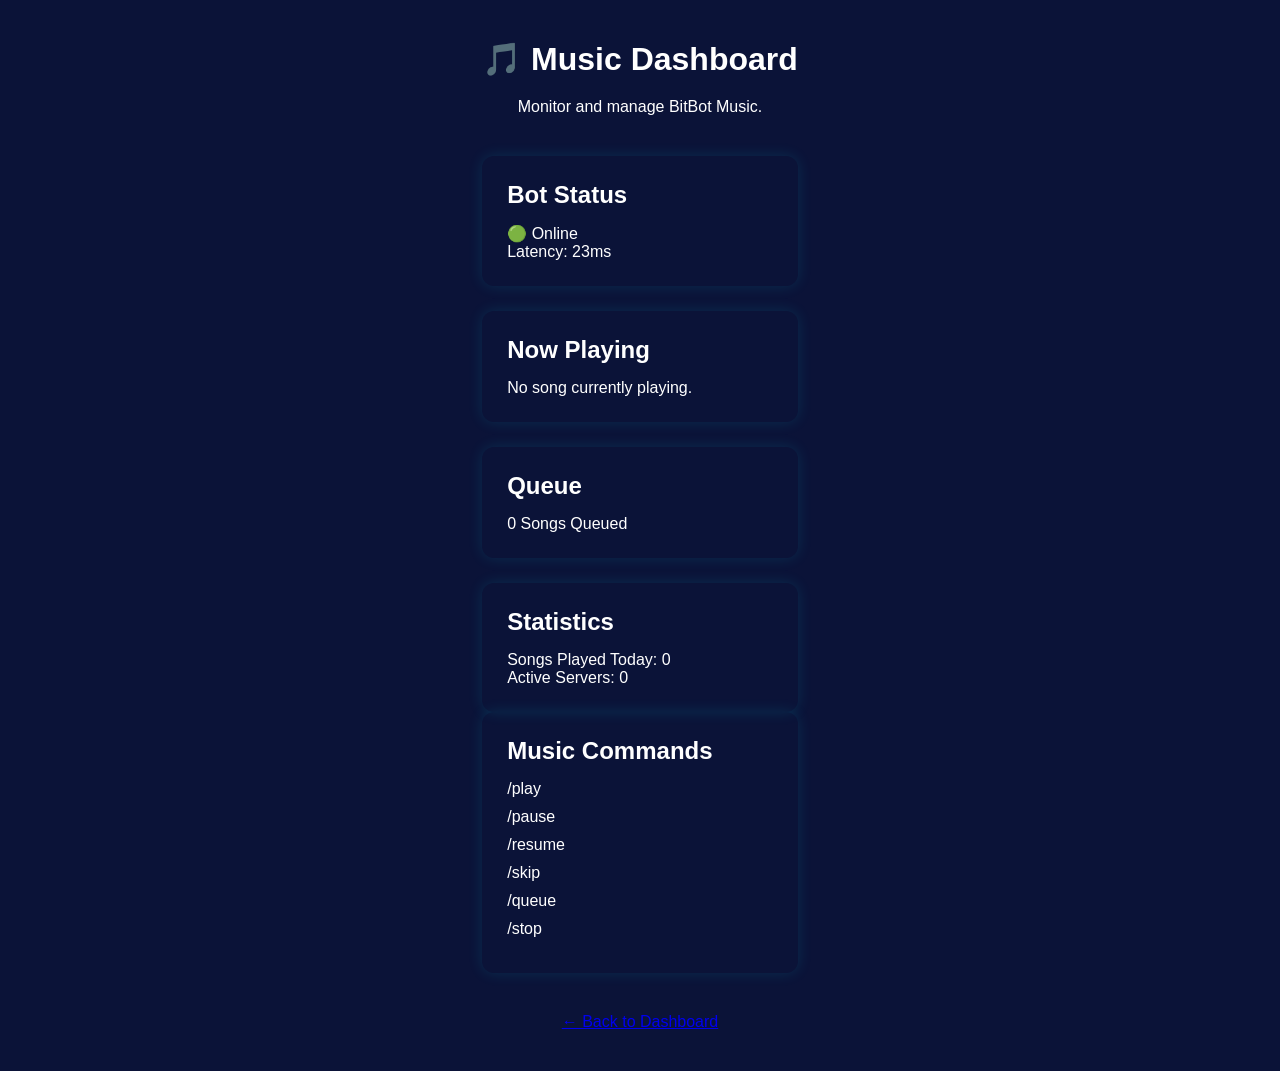
<file: dashboard/music.html>
<!DOCTYPE html>
<html lang="en">

<head>
    <meta charset="UTF-8">
    <meta name="viewport" content="width=device-width, initial-scale=1.0">
    <title>Music Dashboard | Frankie Bot</title>

    <link rel="stylesheet" href="dashboard.css">

    <link href="https://fonts.googleapis.com/css2?family=Press+Start+2P&display=swap" rel="stylesheet">
</head>

<body>

<div class="dashboard-container">

    <header class="dashboard-header">
        <h1>🎵 Music Dashboard</h1>

        <p>
            Monitor and manage BitBot Music.
        </p>
    </header>

    <div class="dashboard-grid">

        <div class="dashboard-card">

            <h2>Bot Status</h2>

            <p>
                🟢 Online
            </p>

            <p>
                Latency: 23ms
            </p>

        </div>

        <div class="dashboard-card">

            <h2>Now Playing</h2>

            <p>
                No song currently playing.
            </p>

        </div>

        <div class="dashboard-card">

            <h2>Queue</h2>

            <p>
                0 Songs Queued
            </p>

        </div>

        <div class="dashboard-card">

            <h2>Statistics</h2>

            <p>
                Songs Played Today: 0
            </p>

            <p>
                Active Servers: 0
            </p>

        </div>

    </div>

    <div class="dashboard-card commands-card">

        <h2>Music Commands</h2>

        <ul>
            <li>/play</li>
            <li>/pause</li>
            <li>/resume</li>
            <li>/skip</li>
            <li>/queue</li>
            <li>/stop</li>
        </ul>

    </div>

    <div class="dashboard-footer">

        <a href="dashboard.html" class="btn">
            ← Back to Dashboard
        </a>

    </div>

</div>

</body>

</html>
</file>
<file: styles.css>
:root {
    --bg-main: #0B1338;
    --bg-secondary: #101944;
    --bg-header: #08102f;

    --accent-cyan: #00eaff;

    --text-main: #ffffff;
    --text-secondary: #b3b3c9;
    --accent-cyan: #00eaff;
    --accent-purple: #8B5CF6;
    
}

/* ========================= */
/* GLOBAL */
/* ========================= */

* {
    margin: 0;
    padding: 0;
    box-sizing: border-box;
}

body {
    font-family: Arial, sans-serif;
    background: var(--bg-main);
    color: var(--text-main);
    line-height: 1.6;
}

h1,
h2,
h3 {
    font-family: 'Press Start 2P', cursive;
}

a {
    text-decoration: none;
}

section {
    padding: 70px 20px;
}

section h2 {
    color: var(--accent-cyan);
    text-align: center;
    margin-bottom: 25px;
}

/* ========================= */
/* HEADER */
/* ========================= */

header {
    display: flex;
    justify-content: space-between;
    align-items: center;

    padding: 20px 40px;

    background: var(--bg-header);
    border-bottom: 2px solid var(--accent-cyan);

    position: sticky;
    top: 0;
    z-index: 1000;
}

.logo img {
    height: 90px;
    width: auto;
    display: block;
}

nav {
    display: flex;
    flex-wrap: wrap;
    align-items: center;
}

nav a {
    color: var(--accent-cyan);
    font-weight: bold;
    margin-left: 20px;
    transition: .3s ease;
}

nav a:hover {
    color: white;
}

/* ========================= */
/* HERO */
/* ========================= */

.hero {
    position: relative;

    text-align: center;

    padding: 120px 20px;

    background: url("sitebackground.png") center center / cover no-repeat;
}

.hero::before {
    content: "";
    position: absolute;
    inset: 0;
    background: rgba(0, 0, 0, .45);
}

.hero>* {
    position: relative;
    z-index: 2;
}

.hero h1 {
    color: var(--accent-cyan);
    font-size: 28px;
    line-height: 1.6;
    margin-bottom: 20px;
}

.hero p {
    max-width: 800px;
    margin: auto;
    font-size: 18px;
}

/* ========================= */
/* BUTTONS */
/* ========================= */

.btn,
.discord-btn {
    display: inline-block;

    margin-top: 25px;
    padding: 12px 28px;

    border-radius: 8px;

    font-family: 'Press Start 2P', cursive;
    font-size: 12px;

    transition: .3s ease;
}

.btn {
    border: 2px solid var(--accent-cyan);
    color: var(--accent-cyan);
    background: transparent;
}

.btn:hover {
    background: var(--accent-cyan);
    color: black;
}

.discord-btn {
    background: #5865F2;
    color: white;
}

.discord-btn:hover {
    background: #4752c4;
    transform: translateY(-2px);
}

/* ========================= */
/* CENTERED SECTIONS */
/* ========================= */

.mission,
.featured-projects,
.status-section,
.partner-highlight,
.discord-card,
.partners-intro,
.devlog-intro {
    max-width: 1200px;
    margin: auto;
    text-align: center;
}

.mission p,
.partners-intro p,
.devlog-intro p {
    color: var(--text-secondary);
}

/* ========================= */
/* CARD SYSTEM */
/* ========================= */

.project-card,
.devlog-card,
.partner-card,
.about-card,
.contact-card,
.partner-box,
.status-card {
    background: var(--bg-secondary);

    border: 2px solid var(--accent-cyan);
    border-radius: 12px;

    padding: 30px;

    box-shadow: 0 0 15px rgba(0, 234, 255, .12);
}

/* ========================= */
/* PROJECTS */
/* ========================= */

.project-grid {
    display: flex;
    justify-content: center;
    flex-wrap: wrap;

    gap: 30px;
    margin-top: 30px;
}

.project-card {
    width: 400px;
}

.project-card h3 {
    color: var(--accent-cyan);
    margin-bottom: 15px;
}

.project-card p {
    color: var(--text-secondary);
}

/* ========================= */
/* STATUS */
/* ========================= */

.status-grid {
    display: flex;
    justify-content: center;
    flex-wrap: wrap;

    gap: 30px;
    margin-top: 30px;
}

.status-card {
    width: 250px;
    text-align: center;
}

/* ========================= */
/* DEVLOG */
/* ========================= */

.devlog-entry {
    padding: 20px;
}

.devlog-card {
    max-width: 1000px;
    margin: auto;
}

.devlog-date {
    display: inline-block;
    margin-bottom: 20px;

    color: var(--accent-cyan);
    font-weight: bold;
}

.devlog-card h3 {
    color: var(--accent-cyan);
    margin-top: 20px;
    margin-bottom: 10px;
}

.devlog-card ul {
    padding-left: 25px;
}

.devlog-card li {
    margin-bottom: 8px;
}

/* ========================= */
/* ABOUT */
/* ========================= */

.about-section {
    padding-top: 20px;
    padding-bottom: 20px;
}

.about-card {
    max-width: 1000px;
    margin: auto;
}

.about-card ul {
    padding-left: 25px;
}

/* ========================= */
/* PARTNERS */
/* ========================= */

.partner-card,
.partner-box {
    max-width: 1000px;
    margin: auto;
    text-align: center;
}

.partner-card img {
    width: 100%;
    max-width: 250px;
    margin-bottom: 20px;
}

/* ========================= */
/* CONTACT */
/* ========================= */

.contact-card {
    max-width: 900px;
    margin: auto;
}

.contact-card form {
    display: flex;
    flex-direction: column;
    margin-top: 20px;
}

.contact-card label {
    margin-top: 10px;
    margin-bottom: 5px;
}

.contact-card input,
.contact-card textarea {
    background: #0b1338;
    color: white;

    border: 1px solid var(--accent-cyan);
    border-radius: 8px;

    padding: 12px;
}

.contact-card textarea {
    resize: vertical;
}

.contact-card input:focus,
.contact-card textarea:focus {
    outline: none;
    border-color: white;
}

/* ========================= */
/* FOOTER */
/* ========================= */

footer {
    text-align: center;

    padding: 40px 20px;

    background: var(--bg-header);

    border-top: 2px solid var(--accent-cyan);

    margin-top: 50px;
}

footer p {
    margin: 10px 0;
}

.footer-links {
    margin: 20px 0;
}

.footer-links a {
    color: var(--accent-cyan);
    margin: 0 10px;
}

.footer-links a:hover {
    color: white;
}
/* ========================= */
/* PODCAST */
/* ========================= */

.podcast-section {
    width: 100%;
    display: flex;
    justify-content: center;
    align-items: center;
    margin: 60px 0;
}

.podcast-highlight {
    max-width: 1000px;
    margin: 60px auto;

    background: var(--bg-secondary);

    border: 2px solid var(--accent-purple);
    border-radius: 12px;

    padding: 40px;

    box-shadow: 0 0 15px rgba(139,92,246,.25);

    text-align: center;
}

.podcast-highlight h2 {
    color: var(--accent-purple);
    margin-bottom: 20px;
}

.podcast-highlight p {
    color: var(--text-secondary);
    margin-bottom: 20px;
}

/* Discord now matches site cards */

.discord-card {
    max-width: 1000px;
    margin: 60px auto;

    background: var(--bg-secondary);

    border: 2px solid var(--accent-cyan);
    border-radius: 12px;

    padding: 40px;

    box-shadow: 0 0 15px rgba(0, 234, 255, .12);

    text-align: center;
}

/* ========================= */
/* MOBILE */
/* ========================= */

@media (max-width: 768px) {

    header {
        flex-direction: column;
        text-align: center;
    }

    nav {
        justify-content: center;
        margin-top: 15px;
    }

    nav a {
        margin: 10px;
    }

    .logo img {
        height: 70px;
    }

    .hero h1 {
        font-size: 18px;
    }

    .hero p {
        font-size: 16px;
    }

    .project-grid,
    .status-grid {
        flex-direction: column;
        align-items: center;
    }

    .project-card,
    .status-card {
        width: 100%;
        max-width: 500px;
    }
</file>
<file: podcast/podcast.css>
:root {
    --navy: #0B1338;
    --purple: #8B5CF6;
    --cyan: #00EAFF;
    --white: #ffffff;
}

* {
    margin: 0;
    padding: 0;
    box-sizing: border-box;
}

body {
    background: var(--navy);
    color: var(--white);
    font-family: Arial,sans-serif;
}

header {
    padding: 20px;
    text-align: center;
}

    header a {
        color: var(--cyan);
    }

.hero {
    text-align: center;
    padding: 100px 20px;
}

    .hero img {
        width: 220px;
        margin-bottom: 30px;
    }

    .hero h1 {
        font-family: 'Press Start 2P',cursive;
        color: var(--cyan);
        margin-bottom: 20px;
    }

    .hero p {
        color: #cfd6ff;
    }

.about,
.episode {
    max-width: 1000px;
    margin: auto;
    text-align: center;
    padding: 80px 20px;
}

.topics {
    display: flex;
    justify-content: center;
    flex-wrap: wrap;
    gap: 30px;
    padding: 40px 20px;
}

.card {
    background: #101944;
    border: 2px solid var(--purple);
    border-radius: 12px;
    padding: 25px;
    width: 320px;
}

    .card h3 {
        margin-bottom: 15px;
        color: var(--cyan);
    }

footer {
    text-align: center;
    padding: 40px;
    border-top: 2px solid var(--purple);
    margin-top: 40px;
}
</file>
<file: dashboard/dashboard.css>
:root {
    --bg-main: #0B1338;
    --bg-card: #101944;
    --accent: #00eaff;
    --text: #ffffff;
}

* {
    margin: 0;
    padding: 0;
    box-sizing: border-box;
}

body {
    background: var(--bg-main);
    color: var(--text);
    font-family: Arial, sans-serif;
    display: flex;
    min-height: 100vh;
}

/* SIDEBAR */

.sidebar {
    width: 260px;
    background: #08102f;
    border-right: 2px solid var(--accent);
    padding: 30px;
}

    .sidebar h2 {
        font-family: 'Press Start 2P', cursive;
        color: var(--accent);
        font-size: 18px;
        margin-bottom: 40px;
    }

    .sidebar nav {
        display: flex;
        flex-direction: column;
    }

        .sidebar nav a {
            color: white;
            padding: 15px 0;
            text-decoration: none;
        }

            .sidebar nav a:hover {
                color: var(--accent);
            }

/* MAIN CONTENT */

.main-content {
    flex: 1;
    padding: 40px;
}

.topbar {
    display: flex;
    justify-content: space-between;
    align-items: center;
    margin-bottom: 40px;
}

    .topbar h1 {
        font-family: 'Press Start 2P', cursive;
        color: var(--accent);
        margin-bottom: 10px;
    }

.user-box {
    border: 2px solid var(--accent);
    padding: 12px 20px;
    border-radius: 8px;
}

/* CARDS */

.stats-grid {
    display: grid;
    grid-template-columns: repeat(auto-fit, minmax(220px,1fr));
    gap: 25px;
    margin-bottom: 40px;
}

.stat-card {
    background: var(--bg-card);
    border: 2px solid var(--accent);
    border-radius: 12px;
    padding: 25px;
}

    .stat-card h3 {
        margin-bottom: 15px;
    }

    .stat-card p {
        font-size: 28px;
        font-weight: bold;
        color: var(--accent);
    }

/* PANELS */

.panel {
    background: var(--bg-card);
    border: 2px solid var(--accent);
    border-radius: 12px;
    padding: 30px;
    margin-bottom: 30px;
}

    .panel h2 {
        margin-bottom: 20px;
        color: var(--accent);
    }

/* STATUS */

.status-grid {
    display: grid;
    grid-template-columns: repeat(auto-fit, minmax(200px,1fr));
    gap: 15px;
}

.status {
    background: rgba(255,255,255,.05);
    padding: 15px;
    border-radius: 8px;
}

/* ACTIONS */

.action-grid {
    display: grid;
    grid-template-columns: repeat(auto-fit, minmax(220px,1fr));
    gap: 20px;
}

    .action-grid button {
        background: transparent;
        border: 2px solid var(--accent);
        color: var(--accent);
        padding: 15px;
        border-radius: 8px;
        cursor: pointer;
    }

        .action-grid button:hover {
            background: var(--accent);
            color: black;
        }
.dashboard-container {
    max-width: 1200px;
    margin: auto;
    padding: 40px;
}

.dashboard-header {
    text-align: center;
    margin-bottom: 40px;
}

.dashboard-header h1 {
    color: var(--accent-cyan);
    margin-bottom: 20px;
}

.dashboard-grid {
    display: grid;
    grid-template-columns: repeat(auto-fit, minmax(300px, 1fr));
    gap: 25px;
}

.dashboard-card {
    background: var(--bg-secondary);

    border: 2px solid var(--accent-cyan);
    border-radius: 12px;

    padding: 25px;

    box-shadow: 0 0 15px rgba(0,234,255,.12);
}

.dashboard-card h2 {
    color: var(--accent-cyan);
    margin-bottom: 15px;
}

.commands-card ul {
    list-style: none;
}

.commands-card li {
    margin: 10px 0;
}

.dashboard-footer {
    text-align: center;
    margin-top: 40px;
}

/* MOBILE */

@media (max-width: 768px) {

    body {
        flex-direction: column;
    }

    .sidebar {
        width: 100%;
        border-right: none;
        border-bottom: 2px solid var(--accent);
    }
}
</file>
